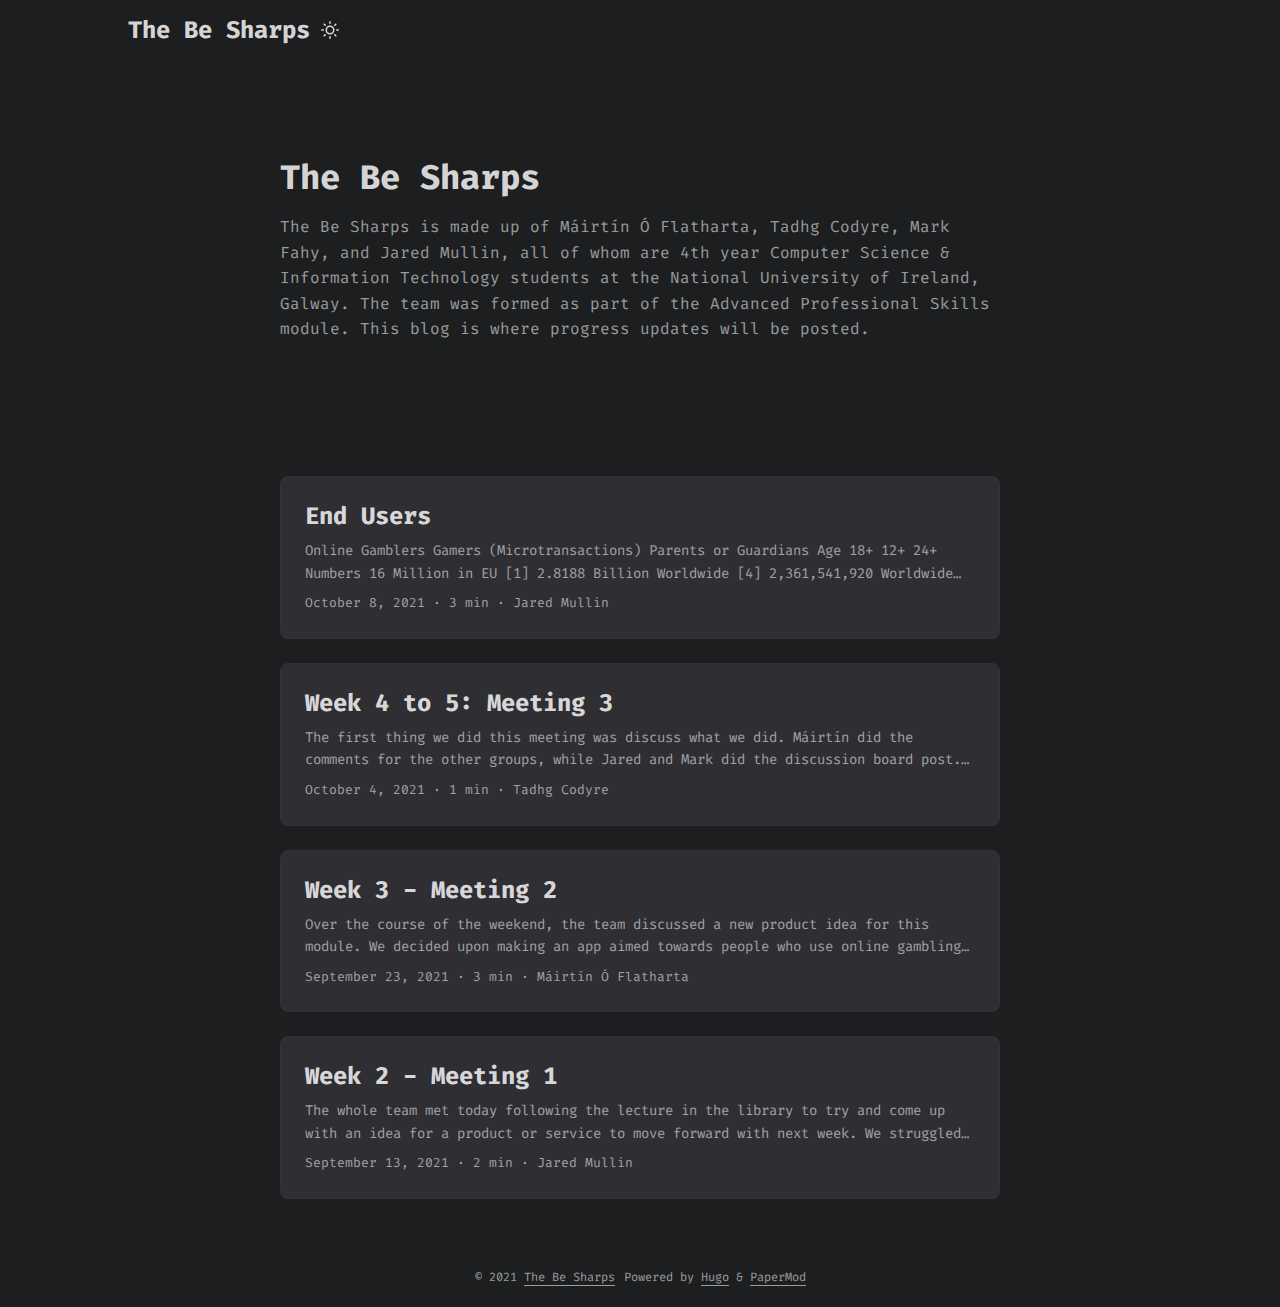
<file: index.html>
<!doctype html><html lang=en dir=auto>
<head><meta charset=utf-8>
<meta http-equiv=x-ua-compatible content="IE=edge">
<meta name=viewport content="width=device-width,initial-scale=1,shrink-to-fit=no">
<meta name=robots content="index, follow">
<title>The Be Sharps</title>
<meta name=description content>
<meta name=author content>
<link rel=canonical href=https://the-be-sharps.github.io/>
<link crossorigin=anonymous href=/assets/css/stylesheet.min.de2871e6a5fa8995d5e532d1cfd1d54eac6ff2d1347139f52cd62d00677fa2bc.css integrity="sha256-3ihx5qX6iZXV5TLRz9HVTqxv8tE0cTn1LNYtAGd/orw=" rel="preload stylesheet" as=style>
<link rel=icon href=https://the-be-sharps.github.io/favicon.ico>
<link rel=icon type=image/png sizes=16x16 href=https://the-be-sharps.github.io/favicon-16x16.png>
<link rel=icon type=image/png sizes=32x32 href=https://the-be-sharps.github.io/favicon-32x32.png>
<link rel=apple-touch-icon href=https://the-be-sharps.github.io/apple-touch-icon.png>
<link rel=mask-icon href=https://the-be-sharps.github.io/safari-pinned-tab.svg>
<meta name=theme-color content="#2e2e33">
<meta name=msapplication-TileColor content="#2e2e33">
<meta name=generator content="Hugo 0.88.1">
<link rel=alternate type=application/rss+xml href=https://the-be-sharps.github.io/index.xml>
<noscript>
<style>#theme-toggle,.top-link{display:none}</style>
</noscript><link rel=preconnect href=https://fonts.googleapis.com>
<link rel=preconnect href=https://fonts.gstatic.com crossorigin>
<link href="https://fonts.googleapis.com/css2?family=Fira+Code&display=swap" rel=stylesheet>
<meta property="og:title" content="The Be Sharps">
<meta property="og:description" content>
<meta property="og:type" content="website">
<meta property="og:url" content="https://the-be-sharps.github.io/"><meta property="og:site_name" content="The Be Sharps">
<meta name=twitter:card content="summary">
<meta name=twitter:title content="The Be Sharps">
<meta name=twitter:description content>
<script type=application/ld+json>{"@context":"https://schema.org","@type":"Organization","name":"The Be Sharps","url":"https://the-be-sharps.github.io/","description":"","thumbnailUrl":"https://the-be-sharps.github.io/favicon.ico","sameAs":[]}</script>
</head>
<body class="list dark" id=top>
<script>localStorage.getItem("pref-theme")==="light"&&document.body.classList.remove('dark')</script>
<header class=header>
<nav class=nav>
<div class=logo>
<a href=https://the-be-sharps.github.io/ accesskey=h title="The Be Sharps (Alt + H)">The Be Sharps</a>
<span class=logo-switches>
<button id=theme-toggle accesskey=t title="(Alt + T)"><svg id="moon" xmlns="http://www.w3.org/2000/svg" width="24" height="24" viewBox="0 0 24 24" fill="none" stroke="currentcolor" stroke-width="2" stroke-linecap="round" stroke-linejoin="round"><path d="M21 12.79A9 9 0 1111.21 3 7 7 0 0021 12.79z"/></svg><svg id="sun" xmlns="http://www.w3.org/2000/svg" width="24" height="24" viewBox="0 0 24 24" fill="none" stroke="currentcolor" stroke-width="2" stroke-linecap="round" stroke-linejoin="round"><circle cx="12" cy="12" r="5"/><line x1="12" y1="1" x2="12" y2="3"/><line x1="12" y1="21" x2="12" y2="23"/><line x1="4.22" y1="4.22" x2="5.64" y2="5.64"/><line x1="18.36" y1="18.36" x2="19.78" y2="19.78"/><line x1="1" y1="12" x2="3" y2="12"/><line x1="21" y1="12" x2="23" y2="12"/><line x1="4.22" y1="19.78" x2="5.64" y2="18.36"/><line x1="18.36" y1="5.64" x2="19.78" y2="4.22"/></svg>
</button>
</span>
</div>
<ul id=menu>
</ul>
</nav>
</header>
<main class=main>
<article class="first-entry home-info">
<header class=entry-header>
<h1>The Be Sharps</h1>
</header>
<section class=entry-content>
<p>The Be Sharps is made up of Máirtín Ó Flatharta, Tadhg Codyre, Mark Fahy, and Jared Mullin, all of whom are 4th year Computer Science & Information Technology students at the National University of Ireland, Galway. The team was formed as part of the Advanced Professional Skills module. This blog is where progress updates will be posted.</p>
</section>
<footer class=entry-footer>
<div class=social-icons>
</div>
</footer>
</article>
<article class=post-entry>
<header class=entry-header>
<h2>End Users
</h2>
</header>
<section class=entry-content>
<p>Online Gamblers Gamers (Microtransactions) Parents or Guardians Age 18+ 12+ 24+ Numbers 16 Million in EU [1] 2.8188 Billion Worldwide [4] 2,361,541,920 Worldwide [3] Spending €111 Billion in EU [1] $15 Billion Worldwide [5] 15% in the US said their child spent between $50-100 per month on mobile games Problem Gamblers 320,000 46.792 Million Worldwide[7] N/A Concern About Child’s Spending N/A N/A 66....</p>
</section>
<footer class=entry-footer>October 8, 2021&nbsp;·&nbsp;3 min&nbsp;·&nbsp;Jared Mullin</footer>
<a class=entry-link aria-label="post link to End Users" href=https://the-be-sharps.github.io/posts/end-user/></a>
</article>
<article class=post-entry>
<header class=entry-header>
<h2>Week 4 to 5: Meeting 3
</h2>
</header>
<section class=entry-content>
<p>The first thing we did this meeting was discuss what we did. Máirtín did the comments for the other groups, while Jared and Mark did the discussion board post. Tadhg was unavailable, which is why he is writing the blog post. We reviewed the comments our peers gave to us on our Blackboard post.
Here is the Market Segmentation:
End User Online Gamblers Microtransaction User Online Shopping Application Prevention of spending too much money &lt;= &lt;= Benefits Improve money management &lt;= &lt;= Problem addressed Gambling addiction Microtransaction addiction / children spending gamers Shopping addiction Market Characteristics 18+ gamers anyone Size of Market International &lt;= &lt;= Competition Gamban Microsoft/Sony Banks?...</p>
</section>
<footer class=entry-footer>October 4, 2021&nbsp;·&nbsp;1 min&nbsp;·&nbsp;Tadhg Codyre</footer>
<a class=entry-link aria-label="post link to Week 4 to 5: Meeting 3" href=https://the-be-sharps.github.io/posts/week4-5/></a>
</article>
<article class=post-entry>
<header class=entry-header>
<h2>Week 3 - Meeting 2
</h2>
</header>
<section class=entry-content>
<p>Over the course of the weekend, the team discussed a new product idea for this module. We decided upon making an app aimed towards people who use online gambling facilities i.e. Paddy Power, online Bingo etc. We also wanted to accommodate microtransactions included in video games which shared similarities with online betting websites (premium currencies, lootboxes etc). The main goal of this app is to raise the user’s awareness of the money being spent and allow them to set a spending cap for a certain time period, slowly weaning them off of these types of gambling....</p>
</section>
<footer class=entry-footer>September 23, 2021&nbsp;·&nbsp;3 min&nbsp;·&nbsp;Máirtín Ó Flatharta</footer>
<a class=entry-link aria-label="post link to Week 3 - Meeting 2" href=https://the-be-sharps.github.io/posts/week-3/></a>
</article>
<article class=post-entry>
<header class=entry-header>
<h2>Week 2 - Meeting 1
</h2>
</header>
<section class=entry-content>
<p>The whole team met today following the lecture in the library to try and come up with an idea for a product or service to move forward with next week. We struggled to come up with ideas. Our initial thoughts were to work on something related to COVID-19, but we wanted to create a product or service that would last beyond the pandemic. I mentioned that many industries are moving towards working from home, and that it seems like it will persist beyond the pandemic....</p>
</section>
<footer class=entry-footer>September 13, 2021&nbsp;·&nbsp;2 min&nbsp;·&nbsp;Jared Mullin</footer>
<a class=entry-link aria-label="post link to Week 2 - Meeting 1" href=https://the-be-sharps.github.io/posts/week-2/></a>
</article>
</main>
<footer class=footer>
<span>&copy; 2021 <a href=https://the-be-sharps.github.io/>The Be Sharps</a></span>
<span>
Powered by
<a href=https://gohugo.io/ rel="noopener noreferrer" target=_blank>Hugo</a> &
        <a href=https://git.io/hugopapermod rel=noopener target=_blank>PaperMod</a>
</span>
</footer>
<a href=#top aria-label="go to top" title="Go to Top (Alt + G)" class=top-link id=top-link accesskey=g><svg xmlns="http://www.w3.org/2000/svg" viewBox="0 0 12 6" fill="currentcolor"><path d="M12 6H0l6-6z"/></svg>
</a>
<script>let menu=document.getElementById('menu');menu.scrollLeft=localStorage.getItem("menu-scroll-position"),menu.onscroll=function(){localStorage.setItem("menu-scroll-position",menu.scrollLeft)},document.querySelectorAll('a[href^="#"]').forEach(a=>{a.addEventListener("click",function(b){b.preventDefault();var a=this.getAttribute("href").substr(1);window.matchMedia('(prefers-reduced-motion: reduce)').matches?document.querySelector(`[id='${decodeURIComponent(a)}']`).scrollIntoView():document.querySelector(`[id='${decodeURIComponent(a)}']`).scrollIntoView({behavior:"smooth"}),a==="top"?history.replaceState(null,null," "):history.pushState(null,null,`#${a}`)})})</script>
<script>var mybutton=document.getElementById("top-link");window.onscroll=function(){document.body.scrollTop>800||document.documentElement.scrollTop>800?(mybutton.style.visibility="visible",mybutton.style.opacity="1"):(mybutton.style.visibility="hidden",mybutton.style.opacity="0")}</script>
<script>document.getElementById("theme-toggle").addEventListener("click",()=>{document.body.className.includes("dark")?(document.body.classList.remove('dark'),localStorage.setItem("pref-theme",'light')):(document.body.classList.add('dark'),localStorage.setItem("pref-theme",'dark'))})</script>
</body>
</html>
</file>
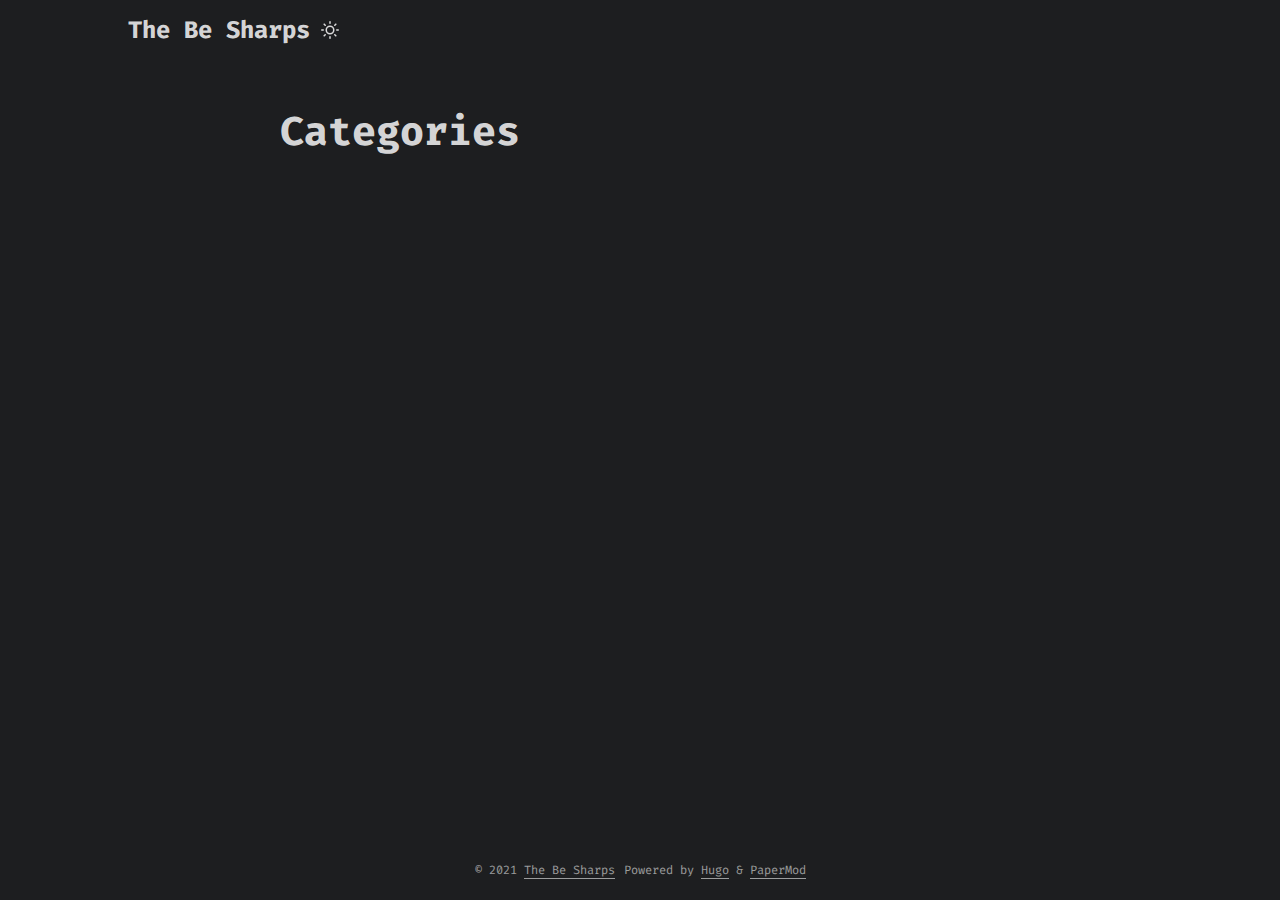
<file: categories/index.html>
<!doctype html><html lang=en dir=auto>
<head><meta charset=utf-8>
<meta http-equiv=x-ua-compatible content="IE=edge">
<meta name=viewport content="width=device-width,initial-scale=1,shrink-to-fit=no">
<meta name=robots content="index, follow">
<title>Categories | The Be Sharps</title>
<meta name=keywords content>
<meta name=description content>
<meta name=author content>
<link rel=canonical href=https://the-be-sharps.github.io/categories/>
<link crossorigin=anonymous href=/assets/css/stylesheet.min.de2871e6a5fa8995d5e532d1cfd1d54eac6ff2d1347139f52cd62d00677fa2bc.css integrity="sha256-3ihx5qX6iZXV5TLRz9HVTqxv8tE0cTn1LNYtAGd/orw=" rel="preload stylesheet" as=style>
<link rel=icon href=https://the-be-sharps.github.io/favicon.ico>
<link rel=icon type=image/png sizes=16x16 href=https://the-be-sharps.github.io/favicon-16x16.png>
<link rel=icon type=image/png sizes=32x32 href=https://the-be-sharps.github.io/favicon-32x32.png>
<link rel=apple-touch-icon href=https://the-be-sharps.github.io/apple-touch-icon.png>
<link rel=mask-icon href=https://the-be-sharps.github.io/safari-pinned-tab.svg>
<meta name=theme-color content="#2e2e33">
<meta name=msapplication-TileColor content="#2e2e33">
<meta name=generator content="Hugo 0.88.1">
<link rel=alternate type=application/rss+xml href=https://the-be-sharps.github.io/categories/index.xml>
<noscript>
<style>#theme-toggle,.top-link{display:none}</style>
</noscript><link rel=preconnect href=https://fonts.googleapis.com>
<link rel=preconnect href=https://fonts.gstatic.com crossorigin>
<link href="https://fonts.googleapis.com/css2?family=Fira+Code&display=swap" rel=stylesheet>
<meta property="og:title" content="Categories">
<meta property="og:description" content>
<meta property="og:type" content="website">
<meta property="og:url" content="https://the-be-sharps.github.io/categories/"><meta property="og:site_name" content="The Be Sharps">
<meta name=twitter:card content="summary">
<meta name=twitter:title content="Categories">
<meta name=twitter:description content>
</head>
<body class="list dark" id=top>
<script>localStorage.getItem("pref-theme")==="light"&&document.body.classList.remove('dark')</script>
<header class=header>
<nav class=nav>
<div class=logo>
<a href=https://the-be-sharps.github.io/ accesskey=h title="The Be Sharps (Alt + H)">The Be Sharps</a>
<span class=logo-switches>
<button id=theme-toggle accesskey=t title="(Alt + T)"><svg id="moon" xmlns="http://www.w3.org/2000/svg" width="24" height="24" viewBox="0 0 24 24" fill="none" stroke="currentcolor" stroke-width="2" stroke-linecap="round" stroke-linejoin="round"><path d="M21 12.79A9 9 0 1111.21 3 7 7 0 0021 12.79z"/></svg><svg id="sun" xmlns="http://www.w3.org/2000/svg" width="24" height="24" viewBox="0 0 24 24" fill="none" stroke="currentcolor" stroke-width="2" stroke-linecap="round" stroke-linejoin="round"><circle cx="12" cy="12" r="5"/><line x1="12" y1="1" x2="12" y2="3"/><line x1="12" y1="21" x2="12" y2="23"/><line x1="4.22" y1="4.22" x2="5.64" y2="5.64"/><line x1="18.36" y1="18.36" x2="19.78" y2="19.78"/><line x1="1" y1="12" x2="3" y2="12"/><line x1="21" y1="12" x2="23" y2="12"/><line x1="4.22" y1="19.78" x2="5.64" y2="18.36"/><line x1="18.36" y1="5.64" x2="19.78" y2="4.22"/></svg>
</button>
</span>
</div>
<ul id=menu>
</ul>
</nav>
</header>
<main class=main>
<header class=page-header>
<h1>Categories</h1>
</header>
<ul class=terms-tags>
</ul>
</main>
<footer class=footer>
<span>&copy; 2021 <a href=https://the-be-sharps.github.io/>The Be Sharps</a></span>
<span>
Powered by
<a href=https://gohugo.io/ rel="noopener noreferrer" target=_blank>Hugo</a> &
        <a href=https://git.io/hugopapermod rel=noopener target=_blank>PaperMod</a>
</span>
</footer>
<a href=#top aria-label="go to top" title="Go to Top (Alt + G)" class=top-link id=top-link accesskey=g><svg xmlns="http://www.w3.org/2000/svg" viewBox="0 0 12 6" fill="currentcolor"><path d="M12 6H0l6-6z"/></svg>
</a>
<script>let menu=document.getElementById('menu');menu.scrollLeft=localStorage.getItem("menu-scroll-position"),menu.onscroll=function(){localStorage.setItem("menu-scroll-position",menu.scrollLeft)},document.querySelectorAll('a[href^="#"]').forEach(a=>{a.addEventListener("click",function(b){b.preventDefault();var a=this.getAttribute("href").substr(1);window.matchMedia('(prefers-reduced-motion: reduce)').matches?document.querySelector(`[id='${decodeURIComponent(a)}']`).scrollIntoView():document.querySelector(`[id='${decodeURIComponent(a)}']`).scrollIntoView({behavior:"smooth"}),a==="top"?history.replaceState(null,null," "):history.pushState(null,null,`#${a}`)})})</script>
<script>var mybutton=document.getElementById("top-link");window.onscroll=function(){document.body.scrollTop>800||document.documentElement.scrollTop>800?(mybutton.style.visibility="visible",mybutton.style.opacity="1"):(mybutton.style.visibility="hidden",mybutton.style.opacity="0")}</script>
<script>document.getElementById("theme-toggle").addEventListener("click",()=>{document.body.className.includes("dark")?(document.body.classList.remove('dark'),localStorage.setItem("pref-theme",'light')):(document.body.classList.add('dark'),localStorage.setItem("pref-theme",'dark'))})</script>
</body>
</html>
</file>
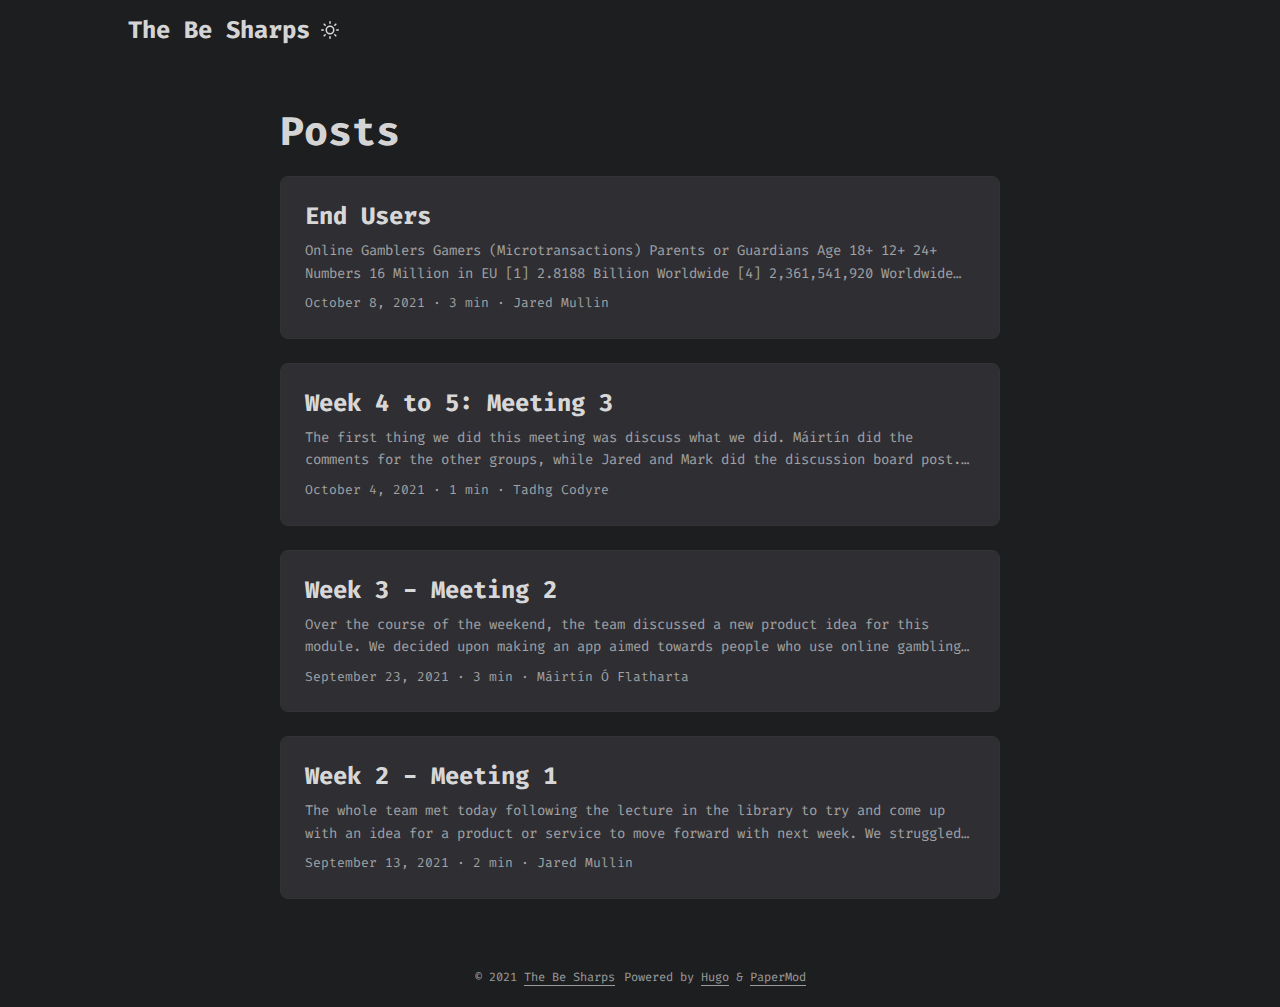
<file: posts/index.html>
<!doctype html><html lang=en dir=auto>
<head><meta charset=utf-8>
<meta http-equiv=x-ua-compatible content="IE=edge">
<meta name=viewport content="width=device-width,initial-scale=1,shrink-to-fit=no">
<meta name=robots content="index, follow">
<title>Posts | The Be Sharps</title>
<meta name=keywords content>
<meta name=description content="Posts - The Be Sharps">
<meta name=author content>
<link rel=canonical href=https://the-be-sharps.github.io/posts/>
<link crossorigin=anonymous href=/assets/css/stylesheet.min.de2871e6a5fa8995d5e532d1cfd1d54eac6ff2d1347139f52cd62d00677fa2bc.css integrity="sha256-3ihx5qX6iZXV5TLRz9HVTqxv8tE0cTn1LNYtAGd/orw=" rel="preload stylesheet" as=style>
<link rel=icon href=https://the-be-sharps.github.io/favicon.ico>
<link rel=icon type=image/png sizes=16x16 href=https://the-be-sharps.github.io/favicon-16x16.png>
<link rel=icon type=image/png sizes=32x32 href=https://the-be-sharps.github.io/favicon-32x32.png>
<link rel=apple-touch-icon href=https://the-be-sharps.github.io/apple-touch-icon.png>
<link rel=mask-icon href=https://the-be-sharps.github.io/safari-pinned-tab.svg>
<meta name=theme-color content="#2e2e33">
<meta name=msapplication-TileColor content="#2e2e33">
<meta name=generator content="Hugo 0.88.1">
<link rel=alternate type=application/rss+xml href=https://the-be-sharps.github.io/posts/index.xml>
<noscript>
<style>#theme-toggle,.top-link{display:none}</style>
</noscript><link rel=preconnect href=https://fonts.googleapis.com>
<link rel=preconnect href=https://fonts.gstatic.com crossorigin>
<link href="https://fonts.googleapis.com/css2?family=Fira+Code&display=swap" rel=stylesheet>
<meta property="og:title" content="Posts">
<meta property="og:description" content>
<meta property="og:type" content="website">
<meta property="og:url" content="https://the-be-sharps.github.io/posts/"><meta property="og:site_name" content="The Be Sharps">
<meta name=twitter:card content="summary">
<meta name=twitter:title content="Posts">
<meta name=twitter:description content>
<script type=application/ld+json>{"@context":"https://schema.org","@type":"BreadcrumbList","itemListElement":[{"@type":"ListItem","position":1,"name":"Posts","item":"https://the-be-sharps.github.io/posts/"}]}</script>
</head>
<body class="list dark" id=top>
<script>localStorage.getItem("pref-theme")==="light"&&document.body.classList.remove('dark')</script>
<header class=header>
<nav class=nav>
<div class=logo>
<a href=https://the-be-sharps.github.io/ accesskey=h title="The Be Sharps (Alt + H)">The Be Sharps</a>
<span class=logo-switches>
<button id=theme-toggle accesskey=t title="(Alt + T)"><svg id="moon" xmlns="http://www.w3.org/2000/svg" width="24" height="24" viewBox="0 0 24 24" fill="none" stroke="currentcolor" stroke-width="2" stroke-linecap="round" stroke-linejoin="round"><path d="M21 12.79A9 9 0 1111.21 3 7 7 0 0021 12.79z"/></svg><svg id="sun" xmlns="http://www.w3.org/2000/svg" width="24" height="24" viewBox="0 0 24 24" fill="none" stroke="currentcolor" stroke-width="2" stroke-linecap="round" stroke-linejoin="round"><circle cx="12" cy="12" r="5"/><line x1="12" y1="1" x2="12" y2="3"/><line x1="12" y1="21" x2="12" y2="23"/><line x1="4.22" y1="4.22" x2="5.64" y2="5.64"/><line x1="18.36" y1="18.36" x2="19.78" y2="19.78"/><line x1="1" y1="12" x2="3" y2="12"/><line x1="21" y1="12" x2="23" y2="12"/><line x1="4.22" y1="19.78" x2="5.64" y2="18.36"/><line x1="18.36" y1="5.64" x2="19.78" y2="4.22"/></svg>
</button>
</span>
</div>
<ul id=menu>
</ul>
</nav>
</header>
<main class=main>
<header class=page-header>
<h1>Posts</h1>
</header>
<article class=post-entry>
<header class=entry-header>
<h2>End Users
</h2>
</header>
<section class=entry-content>
<p>Online Gamblers Gamers (Microtransactions) Parents or Guardians Age 18+ 12+ 24+ Numbers 16 Million in EU [1] 2.8188 Billion Worldwide [4] 2,361,541,920 Worldwide [3] Spending €111 Billion in EU [1] $15 Billion Worldwide [5] 15% in the US said their child spent between $50-100 per month on mobile games Problem Gamblers 320,000 46.792 Million Worldwide[7] N/A Concern About Child’s Spending N/A N/A 66....</p>
</section>
<footer class=entry-footer>October 8, 2021&nbsp;·&nbsp;3 min&nbsp;·&nbsp;Jared Mullin</footer>
<a class=entry-link aria-label="post link to End Users" href=https://the-be-sharps.github.io/posts/end-user/></a>
</article>
<article class=post-entry>
<header class=entry-header>
<h2>Week 4 to 5: Meeting 3
</h2>
</header>
<section class=entry-content>
<p>The first thing we did this meeting was discuss what we did. Máirtín did the comments for the other groups, while Jared and Mark did the discussion board post. Tadhg was unavailable, which is why he is writing the blog post. We reviewed the comments our peers gave to us on our Blackboard post.
Here is the Market Segmentation:
End User Online Gamblers Microtransaction User Online Shopping Application Prevention of spending too much money &lt;= &lt;= Benefits Improve money management &lt;= &lt;= Problem addressed Gambling addiction Microtransaction addiction / children spending gamers Shopping addiction Market Characteristics 18+ gamers anyone Size of Market International &lt;= &lt;= Competition Gamban Microsoft/Sony Banks?...</p>
</section>
<footer class=entry-footer>October 4, 2021&nbsp;·&nbsp;1 min&nbsp;·&nbsp;Tadhg Codyre</footer>
<a class=entry-link aria-label="post link to Week 4 to 5: Meeting 3" href=https://the-be-sharps.github.io/posts/week4-5/></a>
</article>
<article class=post-entry>
<header class=entry-header>
<h2>Week 3 - Meeting 2
</h2>
</header>
<section class=entry-content>
<p>Over the course of the weekend, the team discussed a new product idea for this module. We decided upon making an app aimed towards people who use online gambling facilities i.e. Paddy Power, online Bingo etc. We also wanted to accommodate microtransactions included in video games which shared similarities with online betting websites (premium currencies, lootboxes etc). The main goal of this app is to raise the user’s awareness of the money being spent and allow them to set a spending cap for a certain time period, slowly weaning them off of these types of gambling....</p>
</section>
<footer class=entry-footer>September 23, 2021&nbsp;·&nbsp;3 min&nbsp;·&nbsp;Máirtín Ó Flatharta</footer>
<a class=entry-link aria-label="post link to Week 3 - Meeting 2" href=https://the-be-sharps.github.io/posts/week-3/></a>
</article>
<article class=post-entry>
<header class=entry-header>
<h2>Week 2 - Meeting 1
</h2>
</header>
<section class=entry-content>
<p>The whole team met today following the lecture in the library to try and come up with an idea for a product or service to move forward with next week. We struggled to come up with ideas. Our initial thoughts were to work on something related to COVID-19, but we wanted to create a product or service that would last beyond the pandemic. I mentioned that many industries are moving towards working from home, and that it seems like it will persist beyond the pandemic....</p>
</section>
<footer class=entry-footer>September 13, 2021&nbsp;·&nbsp;2 min&nbsp;·&nbsp;Jared Mullin</footer>
<a class=entry-link aria-label="post link to Week 2 - Meeting 1" href=https://the-be-sharps.github.io/posts/week-2/></a>
</article>
</main>
<footer class=footer>
<span>&copy; 2021 <a href=https://the-be-sharps.github.io/>The Be Sharps</a></span>
<span>
Powered by
<a href=https://gohugo.io/ rel="noopener noreferrer" target=_blank>Hugo</a> &
        <a href=https://git.io/hugopapermod rel=noopener target=_blank>PaperMod</a>
</span>
</footer>
<a href=#top aria-label="go to top" title="Go to Top (Alt + G)" class=top-link id=top-link accesskey=g><svg xmlns="http://www.w3.org/2000/svg" viewBox="0 0 12 6" fill="currentcolor"><path d="M12 6H0l6-6z"/></svg>
</a>
<script>let menu=document.getElementById('menu');menu.scrollLeft=localStorage.getItem("menu-scroll-position"),menu.onscroll=function(){localStorage.setItem("menu-scroll-position",menu.scrollLeft)},document.querySelectorAll('a[href^="#"]').forEach(a=>{a.addEventListener("click",function(b){b.preventDefault();var a=this.getAttribute("href").substr(1);window.matchMedia('(prefers-reduced-motion: reduce)').matches?document.querySelector(`[id='${decodeURIComponent(a)}']`).scrollIntoView():document.querySelector(`[id='${decodeURIComponent(a)}']`).scrollIntoView({behavior:"smooth"}),a==="top"?history.replaceState(null,null," "):history.pushState(null,null,`#${a}`)})})</script>
<script>var mybutton=document.getElementById("top-link");window.onscroll=function(){document.body.scrollTop>800||document.documentElement.scrollTop>800?(mybutton.style.visibility="visible",mybutton.style.opacity="1"):(mybutton.style.visibility="hidden",mybutton.style.opacity="0")}</script>
<script>document.getElementById("theme-toggle").addEventListener("click",()=>{document.body.className.includes("dark")?(document.body.classList.remove('dark'),localStorage.setItem("pref-theme",'light')):(document.body.classList.add('dark'),localStorage.setItem("pref-theme",'dark'))})</script>
</body>
</html>
</file>
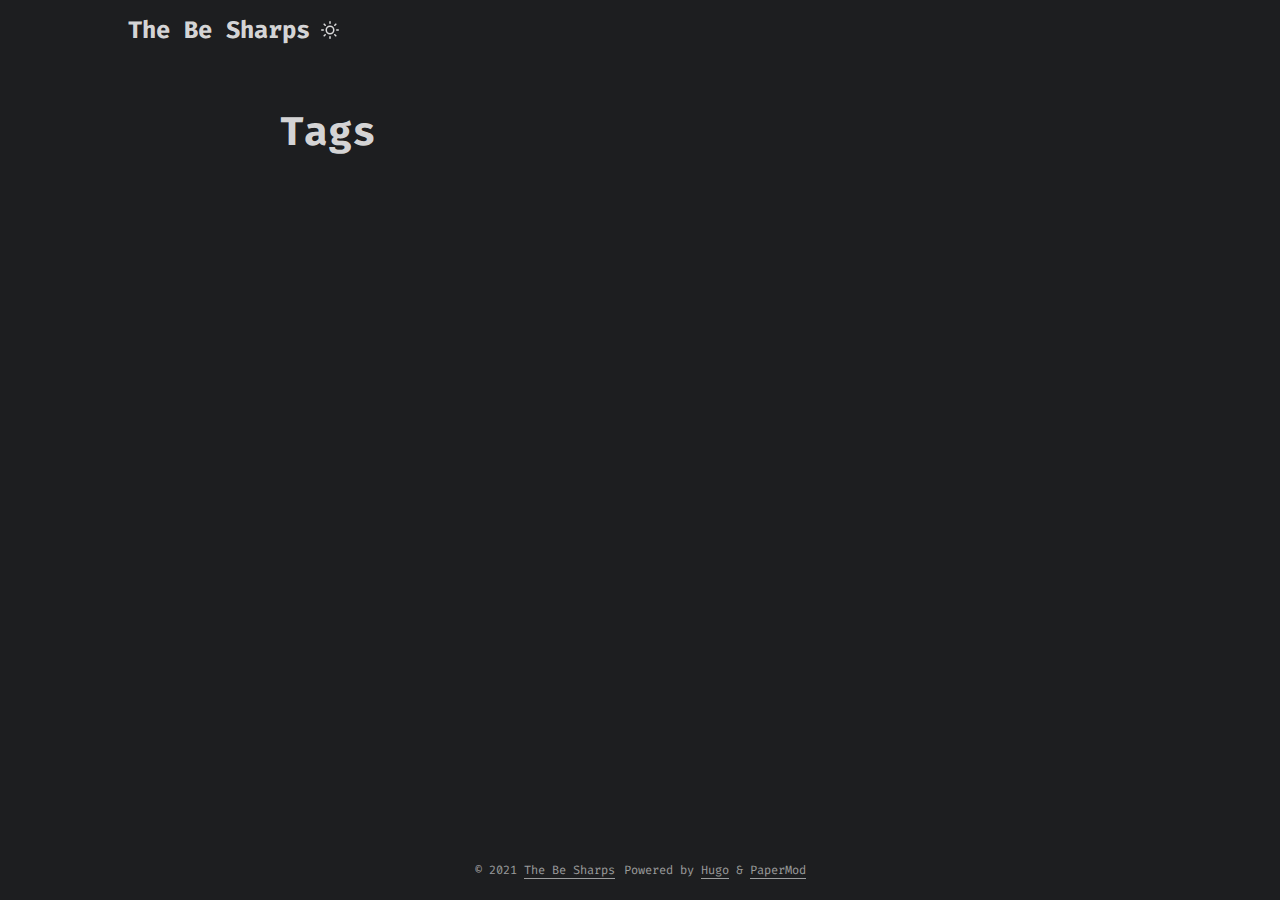
<file: tags/index.html>
<!doctype html><html lang=en dir=auto>
<head><meta charset=utf-8>
<meta http-equiv=x-ua-compatible content="IE=edge">
<meta name=viewport content="width=device-width,initial-scale=1,shrink-to-fit=no">
<meta name=robots content="index, follow">
<title>Tags | The Be Sharps</title>
<meta name=keywords content>
<meta name=description content>
<meta name=author content>
<link rel=canonical href=https://the-be-sharps.github.io/tags/>
<link crossorigin=anonymous href=/assets/css/stylesheet.min.de2871e6a5fa8995d5e532d1cfd1d54eac6ff2d1347139f52cd62d00677fa2bc.css integrity="sha256-3ihx5qX6iZXV5TLRz9HVTqxv8tE0cTn1LNYtAGd/orw=" rel="preload stylesheet" as=style>
<link rel=icon href=https://the-be-sharps.github.io/favicon.ico>
<link rel=icon type=image/png sizes=16x16 href=https://the-be-sharps.github.io/favicon-16x16.png>
<link rel=icon type=image/png sizes=32x32 href=https://the-be-sharps.github.io/favicon-32x32.png>
<link rel=apple-touch-icon href=https://the-be-sharps.github.io/apple-touch-icon.png>
<link rel=mask-icon href=https://the-be-sharps.github.io/safari-pinned-tab.svg>
<meta name=theme-color content="#2e2e33">
<meta name=msapplication-TileColor content="#2e2e33">
<meta name=generator content="Hugo 0.88.1">
<link rel=alternate type=application/rss+xml href=https://the-be-sharps.github.io/tags/index.xml>
<noscript>
<style>#theme-toggle,.top-link{display:none}</style>
</noscript><link rel=preconnect href=https://fonts.googleapis.com>
<link rel=preconnect href=https://fonts.gstatic.com crossorigin>
<link href="https://fonts.googleapis.com/css2?family=Fira+Code&display=swap" rel=stylesheet>
<meta property="og:title" content="Tags">
<meta property="og:description" content>
<meta property="og:type" content="website">
<meta property="og:url" content="https://the-be-sharps.github.io/tags/"><meta property="og:site_name" content="The Be Sharps">
<meta name=twitter:card content="summary">
<meta name=twitter:title content="Tags">
<meta name=twitter:description content>
</head>
<body class="list dark" id=top>
<script>localStorage.getItem("pref-theme")==="light"&&document.body.classList.remove('dark')</script>
<header class=header>
<nav class=nav>
<div class=logo>
<a href=https://the-be-sharps.github.io/ accesskey=h title="The Be Sharps (Alt + H)">The Be Sharps</a>
<span class=logo-switches>
<button id=theme-toggle accesskey=t title="(Alt + T)"><svg id="moon" xmlns="http://www.w3.org/2000/svg" width="24" height="24" viewBox="0 0 24 24" fill="none" stroke="currentcolor" stroke-width="2" stroke-linecap="round" stroke-linejoin="round"><path d="M21 12.79A9 9 0 1111.21 3 7 7 0 0021 12.79z"/></svg><svg id="sun" xmlns="http://www.w3.org/2000/svg" width="24" height="24" viewBox="0 0 24 24" fill="none" stroke="currentcolor" stroke-width="2" stroke-linecap="round" stroke-linejoin="round"><circle cx="12" cy="12" r="5"/><line x1="12" y1="1" x2="12" y2="3"/><line x1="12" y1="21" x2="12" y2="23"/><line x1="4.22" y1="4.22" x2="5.64" y2="5.64"/><line x1="18.36" y1="18.36" x2="19.78" y2="19.78"/><line x1="1" y1="12" x2="3" y2="12"/><line x1="21" y1="12" x2="23" y2="12"/><line x1="4.22" y1="19.78" x2="5.64" y2="18.36"/><line x1="18.36" y1="5.64" x2="19.78" y2="4.22"/></svg>
</button>
</span>
</div>
<ul id=menu>
</ul>
</nav>
</header>
<main class=main>
<header class=page-header>
<h1>Tags</h1>
</header>
<ul class=terms-tags>
</ul>
</main>
<footer class=footer>
<span>&copy; 2021 <a href=https://the-be-sharps.github.io/>The Be Sharps</a></span>
<span>
Powered by
<a href=https://gohugo.io/ rel="noopener noreferrer" target=_blank>Hugo</a> &
        <a href=https://git.io/hugopapermod rel=noopener target=_blank>PaperMod</a>
</span>
</footer>
<a href=#top aria-label="go to top" title="Go to Top (Alt + G)" class=top-link id=top-link accesskey=g><svg xmlns="http://www.w3.org/2000/svg" viewBox="0 0 12 6" fill="currentcolor"><path d="M12 6H0l6-6z"/></svg>
</a>
<script>let menu=document.getElementById('menu');menu.scrollLeft=localStorage.getItem("menu-scroll-position"),menu.onscroll=function(){localStorage.setItem("menu-scroll-position",menu.scrollLeft)},document.querySelectorAll('a[href^="#"]').forEach(a=>{a.addEventListener("click",function(b){b.preventDefault();var a=this.getAttribute("href").substr(1);window.matchMedia('(prefers-reduced-motion: reduce)').matches?document.querySelector(`[id='${decodeURIComponent(a)}']`).scrollIntoView():document.querySelector(`[id='${decodeURIComponent(a)}']`).scrollIntoView({behavior:"smooth"}),a==="top"?history.replaceState(null,null," "):history.pushState(null,null,`#${a}`)})})</script>
<script>var mybutton=document.getElementById("top-link");window.onscroll=function(){document.body.scrollTop>800||document.documentElement.scrollTop>800?(mybutton.style.visibility="visible",mybutton.style.opacity="1"):(mybutton.style.visibility="hidden",mybutton.style.opacity="0")}</script>
<script>document.getElementById("theme-toggle").addEventListener("click",()=>{document.body.className.includes("dark")?(document.body.classList.remove('dark'),localStorage.setItem("pref-theme",'light')):(document.body.classList.add('dark'),localStorage.setItem("pref-theme",'dark'))})</script>
</body>
</html>
</file>
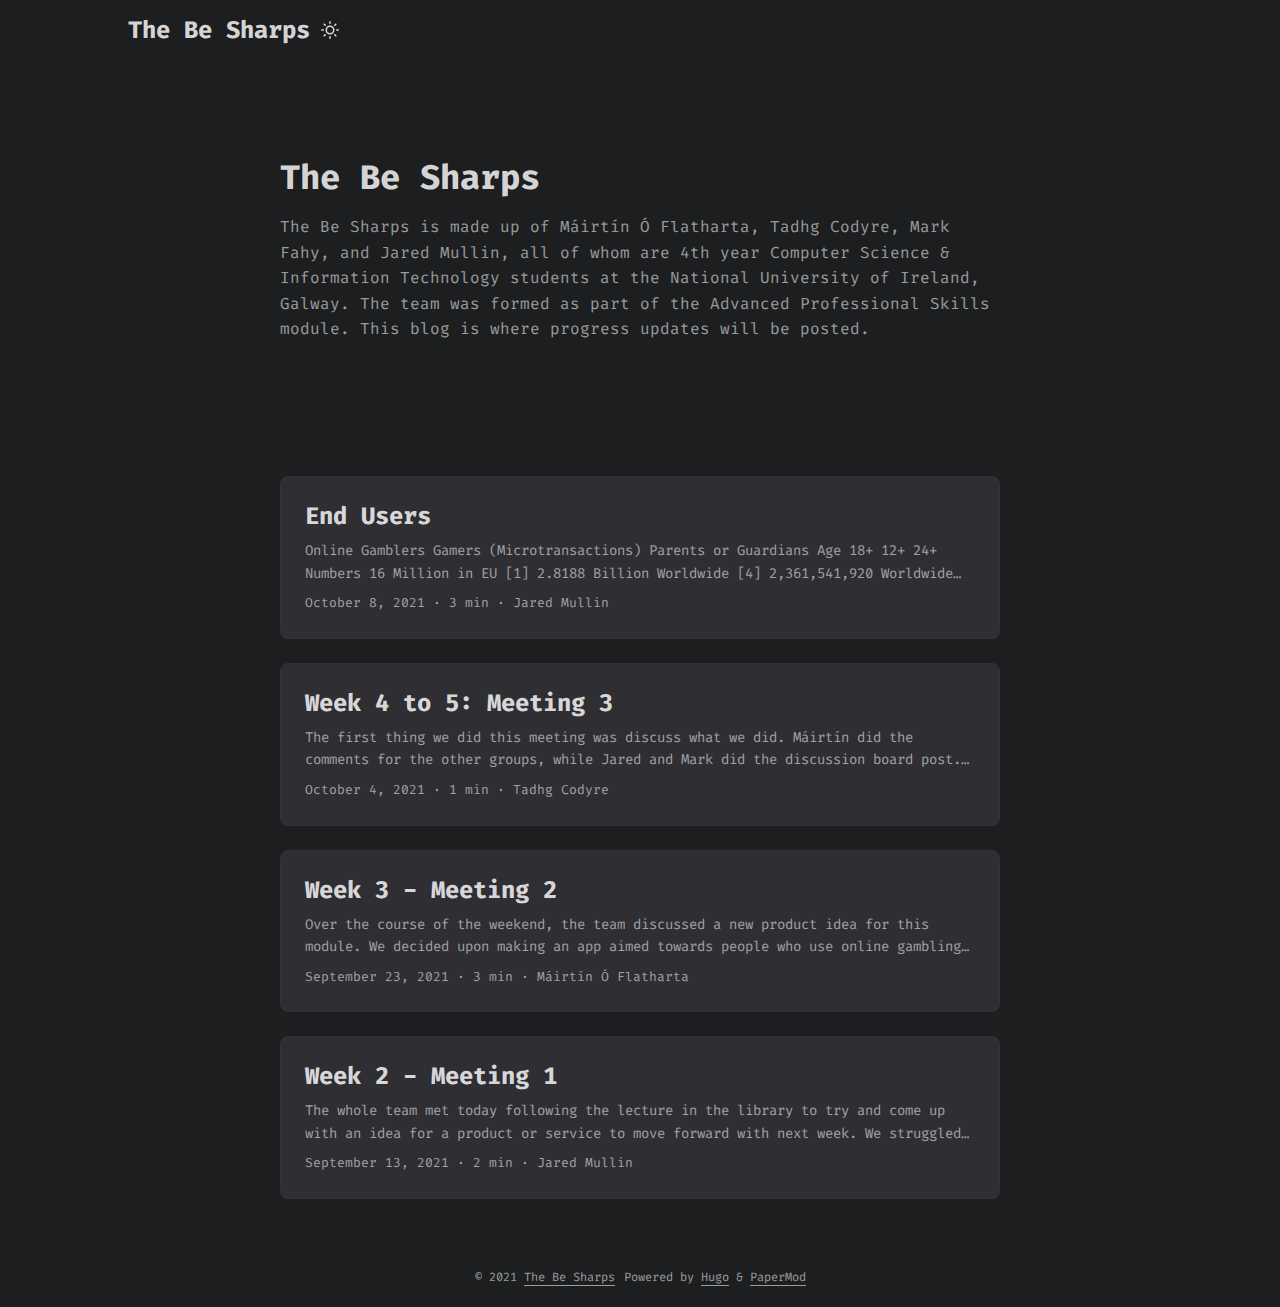
<file: page/1/index.html>
<!doctype html><html><head><title>https://the-be-sharps.github.io/</title><link rel=canonical href=https://the-be-sharps.github.io/><meta name=robots content="noindex"><meta charset=utf-8><meta http-equiv=refresh content="0; url=https://the-be-sharps.github.io/"></head></html>
</file>
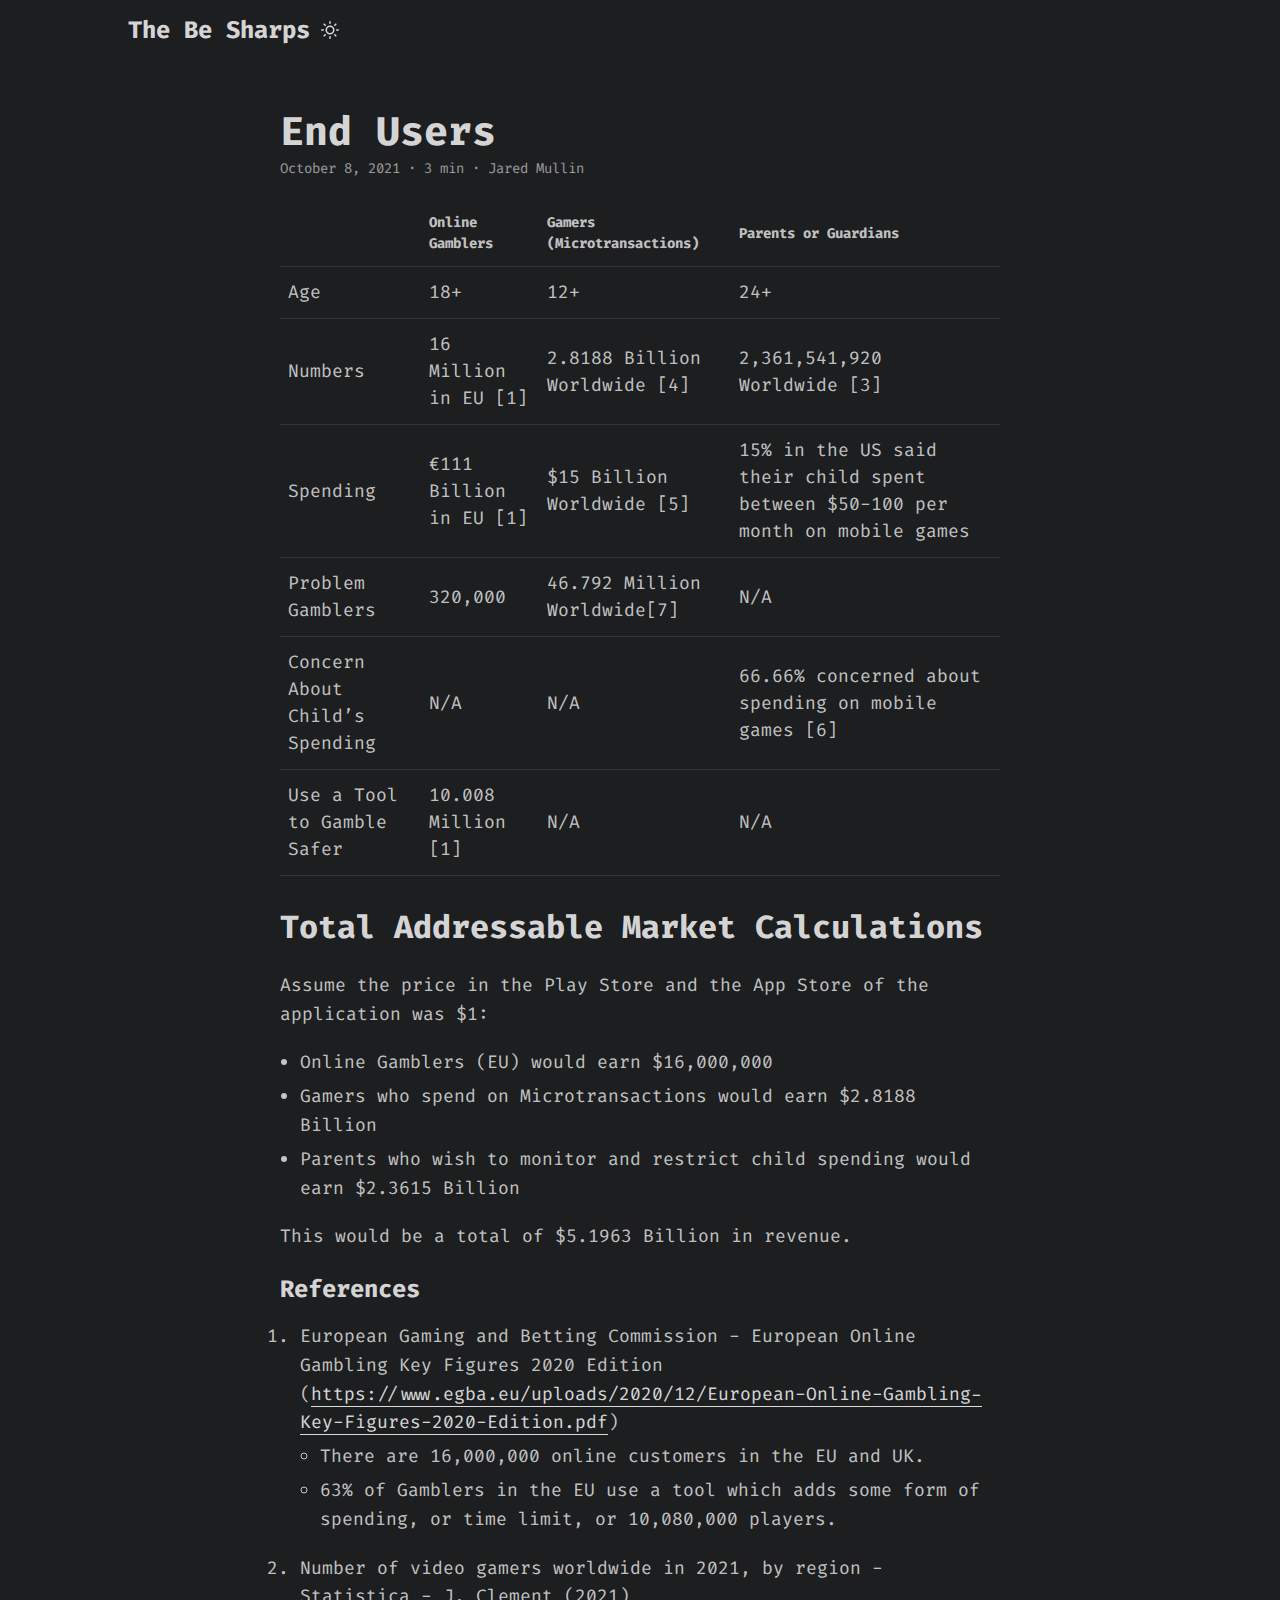
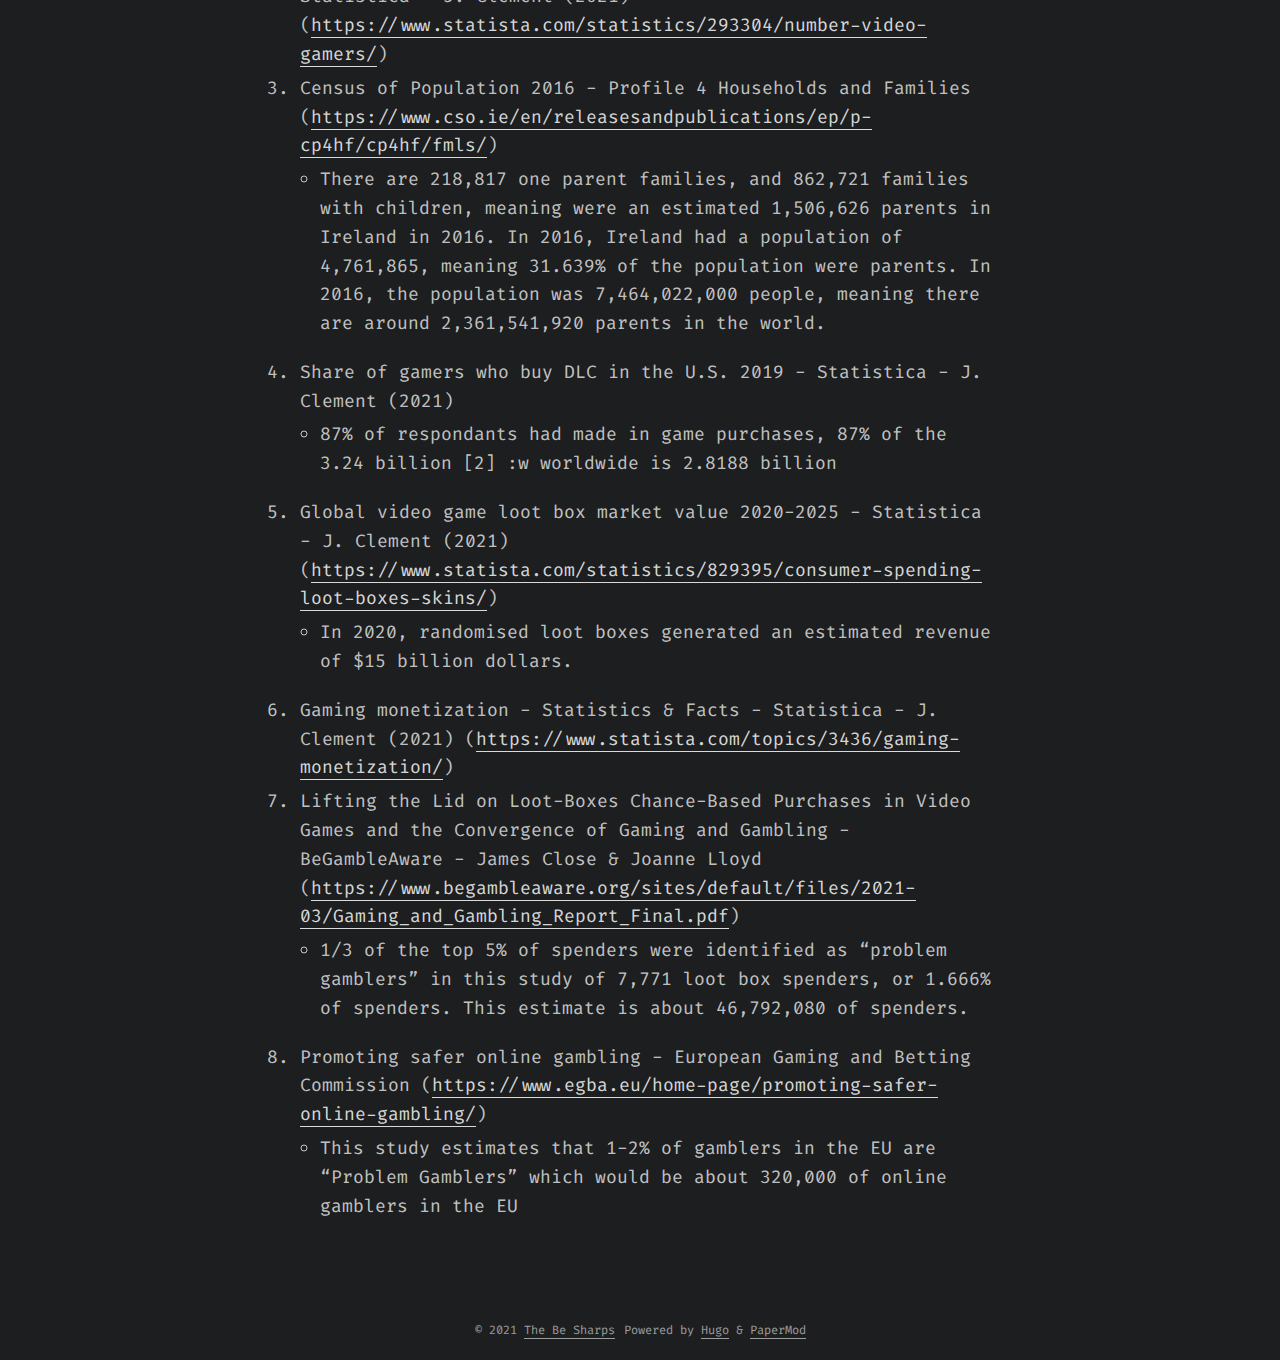
<file: posts/end-user/index.html>
<!doctype html><html lang=en dir=auto>
<head><meta charset=utf-8>
<meta http-equiv=x-ua-compatible content="IE=edge">
<meta name=viewport content="width=device-width,initial-scale=1,shrink-to-fit=no">
<meta name=robots content="index, follow">
<title>End Users | The Be Sharps</title>
<meta name=keywords content>
<meta name=description content="Online Gamblers Gamers (Microtransactions) Parents or Guardians     Age 18+ 12+ 24+   Numbers 16 Million in EU [1] 2.8188 Billion Worldwide [4] 2,361,541,920 Worldwide [3]   Spending €111 Billion in EU [1] $15 Billion Worldwide [5] 15% in the US said their child spent between $50-100 per month on mobile games   Problem Gamblers 320,000 46.792 Million Worldwide[7] N/A   Concern About Child&rsquo;s Spending N/A N/A 66.">
<meta name=author content="Jared Mullin">
<link rel=canonical href=https://the-be-sharps.github.io/posts/end-user/>
<link crossorigin=anonymous href=/assets/css/stylesheet.min.de2871e6a5fa8995d5e532d1cfd1d54eac6ff2d1347139f52cd62d00677fa2bc.css integrity="sha256-3ihx5qX6iZXV5TLRz9HVTqxv8tE0cTn1LNYtAGd/orw=" rel="preload stylesheet" as=style>
<script defer crossorigin=anonymous src=/assets/js/highlight.min.7680afc38aa6b15ddf158a4f3780b7b1f7dde7e91d26f073e6229bb7a0793c92.js integrity="sha256-doCvw4qmsV3fFYpPN4C3sffd5+kdJvBz5iKbt6B5PJI=" onload=hljs.initHighlightingOnLoad()></script>
<link rel=icon href=https://the-be-sharps.github.io/favicon.ico>
<link rel=icon type=image/png sizes=16x16 href=https://the-be-sharps.github.io/favicon-16x16.png>
<link rel=icon type=image/png sizes=32x32 href=https://the-be-sharps.github.io/favicon-32x32.png>
<link rel=apple-touch-icon href=https://the-be-sharps.github.io/apple-touch-icon.png>
<link rel=mask-icon href=https://the-be-sharps.github.io/safari-pinned-tab.svg>
<meta name=theme-color content="#2e2e33">
<meta name=msapplication-TileColor content="#2e2e33">
<meta name=generator content="Hugo 0.88.1">
<noscript>
<style>#theme-toggle,.top-link{display:none}</style>
</noscript><link rel=preconnect href=https://fonts.googleapis.com>
<link rel=preconnect href=https://fonts.gstatic.com crossorigin>
<link href="https://fonts.googleapis.com/css2?family=Fira+Code&display=swap" rel=stylesheet>
<meta property="og:title" content="End Users">
<meta property="og:description" content="Online Gamblers Gamers (Microtransactions) Parents or Guardians     Age 18+ 12+ 24+   Numbers 16 Million in EU [1] 2.8188 Billion Worldwide [4] 2,361,541,920 Worldwide [3]   Spending €111 Billion in EU [1] $15 Billion Worldwide [5] 15% in the US said their child spent between $50-100 per month on mobile games   Problem Gamblers 320,000 46.792 Million Worldwide[7] N/A   Concern About Child&rsquo;s Spending N/A N/A 66.">
<meta property="og:type" content="article">
<meta property="og:url" content="https://the-be-sharps.github.io/posts/end-user/"><meta property="article:section" content="posts">
<meta property="article:published_time" content="2021-10-08T13:45:11+01:00">
<meta property="article:modified_time" content="2021-10-08T13:45:11+01:00"><meta property="og:site_name" content="The Be Sharps">
<meta name=twitter:card content="summary">
<meta name=twitter:title content="End Users">
<meta name=twitter:description content="Online Gamblers Gamers (Microtransactions) Parents or Guardians     Age 18+ 12+ 24+   Numbers 16 Million in EU [1] 2.8188 Billion Worldwide [4] 2,361,541,920 Worldwide [3]   Spending €111 Billion in EU [1] $15 Billion Worldwide [5] 15% in the US said their child spent between $50-100 per month on mobile games   Problem Gamblers 320,000 46.792 Million Worldwide[7] N/A   Concern About Child&rsquo;s Spending N/A N/A 66.">
<script type=application/ld+json>{"@context":"https://schema.org","@type":"BreadcrumbList","itemListElement":[{"@type":"ListItem","position":1,"name":"Posts","item":"https://the-be-sharps.github.io/posts/"},{"@type":"ListItem","position":2,"name":"End Users","item":"https://the-be-sharps.github.io/posts/end-user/"}]}</script>
<script type=application/ld+json>{"@context":"https://schema.org","@type":"BlogPosting","headline":"End Users","name":"End Users","description":"Online Gamblers Gamers (Microtransactions) Parents or Guardians     Age 18+ 12+ 24+   Numbers 16 Million in EU [1] 2.8188 Billion Worldwide [4] 2,361,541,920 Worldwide [3]   Spending €111 Billion in EU [1] $15 Billion Worldwide [5] 15% in the US said their child spent between $50-100 per month on mobile games   Problem Gamblers 320,000 46.792 Million Worldwide[7] N/A   Concern About Child\u0026rsquo;s Spending N/A N/A 66.","keywords":[],"articleBody":"    Online Gamblers Gamers (Microtransactions) Parents or Guardians     Age 18+ 12+ 24+   Numbers 16 Million in EU [1] 2.8188 Billion Worldwide [4] 2,361,541,920 Worldwide [3]   Spending €111 Billion in EU [1] $15 Billion Worldwide [5] 15% in the US said their child spent between $50-100 per month on mobile games   Problem Gamblers 320,000 46.792 Million Worldwide[7] N/A   Concern About Child’s Spending N/A N/A 66.66% concerned about spending on mobile games [6]   Use a Tool to Gamble Safer 10.008 Million [1] N/A N/A    Total Addressable Market Calculations Assume the price in the Play Store and the App Store of the application was $1:\n Online Gamblers (EU) would earn $16,000,000 Gamers who spend on Microtransactions would earn $2.8188 Billion Parents who wish to monitor and restrict child spending would earn $2.3615 Billion  This would be a total of $5.1963 Billion in revenue.\nReferences  European Gaming and Betting Commission - European Online Gambling Key Figures 2020 Edition (https://www.egba.eu/uploads/2020/12/European-Online-Gambling-Key-Figures-2020-Edition.pdf)  There are 16,000,000 online customers in the EU and UK. 63% of Gamblers in the EU use a tool which adds some form of spending, or time limit, or 10,080,000 players.   Number of video gamers worldwide in 2021, by region - Statistica - J. Clement (2021) (https://www.statista.com/statistics/293304/number-video-gamers/) Census of Population 2016 - Profile 4 Households and Families (https://www.cso.ie/en/releasesandpublications/ep/p-cp4hf/cp4hf/fmls/)  There are 218,817 one parent families, and 862,721 families with children, meaning were an estimated 1,506,626 parents in Ireland in 2016. In 2016, Ireland had a population of 4,761,865, meaning 31.639% of the population were parents. In 2016, the population was 7,464,022,000 people, meaning there are around 2,361,541,920 parents in the world.   Share of gamers who buy DLC in the U.S. 2019 - Statistica - J. Clement (2021)  87% of respondants had made in game purchases, 87% of the 3.24 billion [2] :w worldwide is 2.8188 billion   Global video game loot box market value 2020-2025 - Statistica - J. Clement (2021) (https://www.statista.com/statistics/829395/consumer-spending-loot-boxes-skins/)  In 2020, randomised loot boxes generated an estimated revenue of $15 billion dollars.   Gaming monetization - Statistics \u0026 Facts - Statistica - J. Clement (2021) (https://www.statista.com/topics/3436/gaming-monetization/) Lifting the Lid on Loot-Boxes Chance-Based Purchases in Video Games and the Convergence of Gaming and Gambling - BeGambleAware - James Close \u0026 Joanne Lloyd (https://www.begambleaware.org/sites/default/files/2021-03/Gaming_and_Gambling_Report_Final.pdf)  1/3 of the top 5% of spenders were identified as “problem gamblers” in this study of 7,771 loot box spenders, or 1.666% of spenders. This estimate is about 46,792,080 of spenders.   Promoting safer online gambling - European Gaming and Betting Commission (https://www.egba.eu/home-page/promoting-safer-online-gambling/)  This study estimates that 1-2% of gamblers in the EU are “Problem Gamblers” which would be about 320,000 of online gamblers in the EU    ","wordCount":"432","inLanguage":"en","datePublished":"2021-10-08T13:45:11+01:00","dateModified":"2021-10-08T13:45:11+01:00","author":{"@type":"Person","name":"Jared Mullin"},"mainEntityOfPage":{"@type":"WebPage","@id":"https://the-be-sharps.github.io/posts/end-user/"},"publisher":{"@type":"Organization","name":"The Be Sharps","logo":{"@type":"ImageObject","url":"https://the-be-sharps.github.io/favicon.ico"}}}</script>
</head>
<body class=dark id=top>
<script>localStorage.getItem("pref-theme")==="light"&&document.body.classList.remove('dark')</script>
<header class=header>
<nav class=nav>
<div class=logo>
<a href=https://the-be-sharps.github.io/ accesskey=h title="The Be Sharps (Alt + H)">The Be Sharps</a>
<span class=logo-switches>
<button id=theme-toggle accesskey=t title="(Alt + T)"><svg id="moon" xmlns="http://www.w3.org/2000/svg" width="24" height="24" viewBox="0 0 24 24" fill="none" stroke="currentcolor" stroke-width="2" stroke-linecap="round" stroke-linejoin="round"><path d="M21 12.79A9 9 0 1111.21 3 7 7 0 0021 12.79z"/></svg><svg id="sun" xmlns="http://www.w3.org/2000/svg" width="24" height="24" viewBox="0 0 24 24" fill="none" stroke="currentcolor" stroke-width="2" stroke-linecap="round" stroke-linejoin="round"><circle cx="12" cy="12" r="5"/><line x1="12" y1="1" x2="12" y2="3"/><line x1="12" y1="21" x2="12" y2="23"/><line x1="4.22" y1="4.22" x2="5.64" y2="5.64"/><line x1="18.36" y1="18.36" x2="19.78" y2="19.78"/><line x1="1" y1="12" x2="3" y2="12"/><line x1="21" y1="12" x2="23" y2="12"/><line x1="4.22" y1="19.78" x2="5.64" y2="18.36"/><line x1="18.36" y1="5.64" x2="19.78" y2="4.22"/></svg>
</button>
</span>
</div>
<ul id=menu>
</ul>
</nav>
</header>
<main class=main>
<article class=post-single>
<header class=post-header>
<h1 class=post-title>
End Users
</h1>
<div class=post-meta>October 8, 2021&nbsp;·&nbsp;3 min&nbsp;·&nbsp;Jared Mullin
</div>
</header>
<div class=post-content><table>
<thead>
<tr>
<th></th>
<th>Online Gamblers</th>
<th>Gamers (Microtransactions)</th>
<th>Parents or Guardians</th>
</tr>
</thead>
<tbody>
<tr>
<td>Age</td>
<td>18+</td>
<td>12+</td>
<td>24+</td>
</tr>
<tr>
<td>Numbers</td>
<td>16 Million in EU [1]</td>
<td>2.8188 Billion Worldwide [4]</td>
<td>2,361,541,920 Worldwide [3]</td>
</tr>
<tr>
<td>Spending</td>
<td>€111 Billion in EU [1]</td>
<td>$15 Billion Worldwide [5]</td>
<td>15% in the US said their child spent between $50-100 per month on mobile games</td>
</tr>
<tr>
<td>Problem Gamblers</td>
<td>320,000</td>
<td>46.792 Million Worldwide[7]</td>
<td>N/A</td>
</tr>
<tr>
<td>Concern About Child&rsquo;s Spending</td>
<td>N/A</td>
<td>N/A</td>
<td>66.66% concerned about spending on mobile games [6]</td>
</tr>
<tr>
<td>Use a Tool to Gamble Safer</td>
<td>10.008 Million [1]</td>
<td>N/A</td>
<td>N/A</td>
</tr>
</tbody>
</table>
<h2 id=total-addressable-market-calculations>Total Addressable Market Calculations<a hidden class=anchor aria-hidden=true href=#total-addressable-market-calculations>#</a></h2>
<p>Assume the price in the Play Store and the App Store of the application was $1:</p>
<ul>
<li>Online Gamblers (EU) would earn $16,000,000</li>
<li>Gamers who spend on Microtransactions would earn $2.8188 Billion</li>
<li>Parents who wish to monitor and restrict child spending would earn $2.3615 Billion</li>
</ul>
<p>This would be a total of $5.1963 Billion in revenue.</p>
<h3 id=references>References<a hidden class=anchor aria-hidden=true href=#references>#</a></h3>
<ol>
<li>European Gaming and Betting Commission - European Online Gambling Key Figures 2020 Edition (<a href=https://www.egba.eu/uploads/2020/12/European-Online-Gambling-Key-Figures-2020-Edition.pdf>https://www.egba.eu/uploads/2020/12/European-Online-Gambling-Key-Figures-2020-Edition.pdf</a>)
<ul>
<li>There are 16,000,000 online customers in the EU and UK.</li>
<li>63% of Gamblers in the EU use a tool which adds some form of spending, or time limit, or 10,080,000 players.</li>
</ul>
</li>
<li>Number of video gamers worldwide in 2021, by region - Statistica - J. Clement (2021)
(<a href=https://www.statista.com/statistics/293304/number-video-gamers/>https://www.statista.com/statistics/293304/number-video-gamers/</a>)</li>
<li>Census of Population 2016 - Profile 4 Households and Families (<a href=https://www.cso.ie/en/releasesandpublications/ep/p-cp4hf/cp4hf/fmls/>https://www.cso.ie/en/releasesandpublications/ep/p-cp4hf/cp4hf/fmls/</a>)
<ul>
<li>There are 218,817 one parent families, and 862,721 families with children, meaning were an estimated 1,506,626 parents in Ireland in 2016. In 2016, Ireland had a population of 4,761,865, meaning 31.639% of the population were parents. In 2016, the population was 7,464,022,000 people, meaning there are around 2,361,541,920 parents in the world.</li>
</ul>
</li>
<li>Share of gamers who buy DLC in the U.S. 2019 - Statistica - J. Clement (2021)
<ul>
<li>87% of respondants had made in game purchases, 87% of the 3.24 billion [2] :w worldwide is 2.8188 billion</li>
</ul>
</li>
<li>Global video game loot box market value 2020-2025 - Statistica - J. Clement (2021)
(<a href=https://www.statista.com/statistics/829395/consumer-spending-loot-boxes-skins/>https://www.statista.com/statistics/829395/consumer-spending-loot-boxes-skins/</a>)
<ul>
<li>In 2020, randomised loot boxes generated an estimated revenue of $15 billion dollars.</li>
</ul>
</li>
<li>Gaming monetization - Statistics & Facts - Statistica - J. Clement (2021)
(<a href=https://www.statista.com/topics/3436/gaming-monetization/>https://www.statista.com/topics/3436/gaming-monetization/</a>)</li>
<li>Lifting the Lid on Loot-Boxes Chance-Based Purchases in Video Games and the Convergence of Gaming and Gambling - BeGambleAware - James Close & Joanne Lloyd
(<a href=https://www.begambleaware.org/sites/default/files/2021-03/Gaming_and_Gambling_Report_Final.pdf>https://www.begambleaware.org/sites/default/files/2021-03/Gaming_and_Gambling_Report_Final.pdf</a>)
<ul>
<li>1/3 of the top 5% of spenders were identified as “problem gamblers” in this study of 7,771 loot box spenders, or 1.666% of spenders. This estimate is about 46,792,080 of spenders.</li>
</ul>
</li>
<li>Promoting safer online gambling - European Gaming and Betting Commission
(<a href=https://www.egba.eu/home-page/promoting-safer-online-gambling/>https://www.egba.eu/home-page/promoting-safer-online-gambling/</a>)
<ul>
<li>This study estimates that 1-2% of gamblers in the EU are “Problem Gamblers” which would be about 320,000 of online gamblers in the EU</li>
</ul>
</li>
</ol>
</div>
<footer class=post-footer>
</footer>
</article>
</main>
<footer class=footer>
<span>&copy; 2021 <a href=https://the-be-sharps.github.io/>The Be Sharps</a></span>
<span>
Powered by
<a href=https://gohugo.io/ rel="noopener noreferrer" target=_blank>Hugo</a> &
        <a href=https://git.io/hugopapermod rel=noopener target=_blank>PaperMod</a>
</span>
</footer>
<a href=#top aria-label="go to top" title="Go to Top (Alt + G)" class=top-link id=top-link accesskey=g><svg xmlns="http://www.w3.org/2000/svg" viewBox="0 0 12 6" fill="currentcolor"><path d="M12 6H0l6-6z"/></svg>
</a>
<script>let menu=document.getElementById('menu');menu.scrollLeft=localStorage.getItem("menu-scroll-position"),menu.onscroll=function(){localStorage.setItem("menu-scroll-position",menu.scrollLeft)},document.querySelectorAll('a[href^="#"]').forEach(a=>{a.addEventListener("click",function(b){b.preventDefault();var a=this.getAttribute("href").substr(1);window.matchMedia('(prefers-reduced-motion: reduce)').matches?document.querySelector(`[id='${decodeURIComponent(a)}']`).scrollIntoView():document.querySelector(`[id='${decodeURIComponent(a)}']`).scrollIntoView({behavior:"smooth"}),a==="top"?history.replaceState(null,null," "):history.pushState(null,null,`#${a}`)})})</script>
<script>var mybutton=document.getElementById("top-link");window.onscroll=function(){document.body.scrollTop>800||document.documentElement.scrollTop>800?(mybutton.style.visibility="visible",mybutton.style.opacity="1"):(mybutton.style.visibility="hidden",mybutton.style.opacity="0")}</script>
<script>document.getElementById("theme-toggle").addEventListener("click",()=>{document.body.className.includes("dark")?(document.body.classList.remove('dark'),localStorage.setItem("pref-theme",'light')):(document.body.classList.add('dark'),localStorage.setItem("pref-theme",'dark'))})</script>
</body>
</html>
</file>
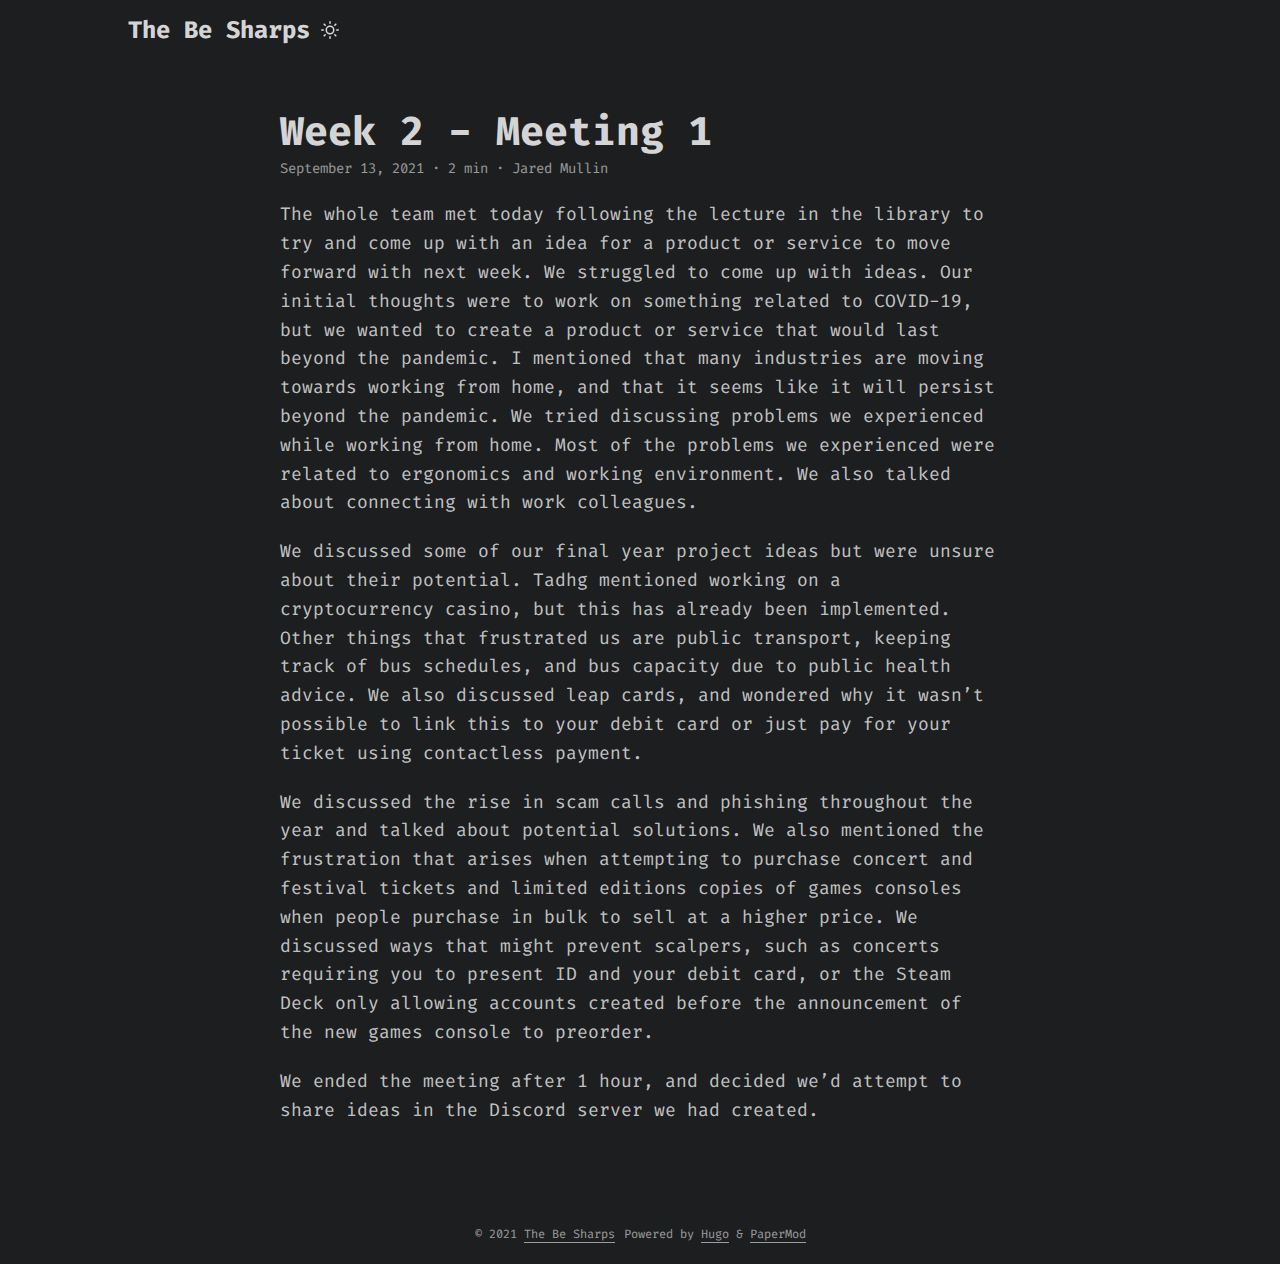
<file: posts/week-2/index.html>
<!doctype html><html lang=en dir=auto>
<head><meta charset=utf-8>
<meta http-equiv=x-ua-compatible content="IE=edge">
<meta name=viewport content="width=device-width,initial-scale=1,shrink-to-fit=no">
<meta name=robots content="index, follow">
<title>Week 2 - Meeting 1 | The Be Sharps</title>
<meta name=keywords content>
<meta name=description content="The whole team met today following the lecture in the library to try and come up with an idea for a product or service to move forward with next week. We struggled to come up with ideas. Our initial thoughts were to work on something related to COVID-19, but we wanted to create a product or service that would last beyond the pandemic. I mentioned that many industries are moving towards working from home, and that it seems like it will persist beyond the pandemic.">
<meta name=author content="Jared Mullin">
<link rel=canonical href=https://the-be-sharps.github.io/posts/week-2/>
<link crossorigin=anonymous href=/assets/css/stylesheet.min.de2871e6a5fa8995d5e532d1cfd1d54eac6ff2d1347139f52cd62d00677fa2bc.css integrity="sha256-3ihx5qX6iZXV5TLRz9HVTqxv8tE0cTn1LNYtAGd/orw=" rel="preload stylesheet" as=style>
<script defer crossorigin=anonymous src=/assets/js/highlight.min.7680afc38aa6b15ddf158a4f3780b7b1f7dde7e91d26f073e6229bb7a0793c92.js integrity="sha256-doCvw4qmsV3fFYpPN4C3sffd5+kdJvBz5iKbt6B5PJI=" onload=hljs.initHighlightingOnLoad()></script>
<link rel=icon href=https://the-be-sharps.github.io/favicon.ico>
<link rel=icon type=image/png sizes=16x16 href=https://the-be-sharps.github.io/favicon-16x16.png>
<link rel=icon type=image/png sizes=32x32 href=https://the-be-sharps.github.io/favicon-32x32.png>
<link rel=apple-touch-icon href=https://the-be-sharps.github.io/apple-touch-icon.png>
<link rel=mask-icon href=https://the-be-sharps.github.io/safari-pinned-tab.svg>
<meta name=theme-color content="#2e2e33">
<meta name=msapplication-TileColor content="#2e2e33">
<meta name=generator content="Hugo 0.88.1">
<noscript>
<style>#theme-toggle,.top-link{display:none}</style>
</noscript><link rel=preconnect href=https://fonts.googleapis.com>
<link rel=preconnect href=https://fonts.gstatic.com crossorigin>
<link href="https://fonts.googleapis.com/css2?family=Fira+Code&display=swap" rel=stylesheet>
<meta property="og:title" content="Week 2 - Meeting 1">
<meta property="og:description" content="The whole team met today following the lecture in the library to try and come up with an idea for a product or service to move forward with next week. We struggled to come up with ideas. Our initial thoughts were to work on something related to COVID-19, but we wanted to create a product or service that would last beyond the pandemic. I mentioned that many industries are moving towards working from home, and that it seems like it will persist beyond the pandemic.">
<meta property="og:type" content="article">
<meta property="og:url" content="https://the-be-sharps.github.io/posts/week-2/"><meta property="article:section" content="posts">
<meta property="article:published_time" content="2021-09-13T17:48:14+01:00">
<meta property="article:modified_time" content="2021-09-13T17:48:14+01:00"><meta property="og:site_name" content="The Be Sharps">
<meta name=twitter:card content="summary">
<meta name=twitter:title content="Week 2 - Meeting 1">
<meta name=twitter:description content="The whole team met today following the lecture in the library to try and come up with an idea for a product or service to move forward with next week. We struggled to come up with ideas. Our initial thoughts were to work on something related to COVID-19, but we wanted to create a product or service that would last beyond the pandemic. I mentioned that many industries are moving towards working from home, and that it seems like it will persist beyond the pandemic.">
<script type=application/ld+json>{"@context":"https://schema.org","@type":"BreadcrumbList","itemListElement":[{"@type":"ListItem","position":1,"name":"Posts","item":"https://the-be-sharps.github.io/posts/"},{"@type":"ListItem","position":2,"name":"Week 2 - Meeting 1","item":"https://the-be-sharps.github.io/posts/week-2/"}]}</script>
<script type=application/ld+json>{"@context":"https://schema.org","@type":"BlogPosting","headline":"Week 2 - Meeting 1","name":"Week 2 - Meeting 1","description":"The whole team met today following the lecture in the library to try and come up with an idea for a product or service to move forward with next week. We struggled to come up with ideas. Our initial thoughts were to work on something related to COVID-19, but we wanted to create a product or service that would last beyond the pandemic. I mentioned that many industries are moving towards working from home, and that it seems like it will persist beyond the pandemic.","keywords":[],"articleBody":"The whole team met today following the lecture in the library to try and come up with an idea for a product or service to move forward with next week. We struggled to come up with ideas. Our initial thoughts were to work on something related to COVID-19, but we wanted to create a product or service that would last beyond the pandemic. I mentioned that many industries are moving towards working from home, and that it seems like it will persist beyond the pandemic. We tried discussing problems we experienced while working from home. Most of the problems we experienced were related to ergonomics and working environment. We also talked about connecting with work colleagues.\nWe discussed some of our final year project ideas but were unsure about their potential. Tadhg mentioned working on a cryptocurrency casino, but this has already been implemented. Other things that frustrated us are public transport, keeping track of bus schedules, and bus capacity due to public health advice. We also discussed leap cards, and wondered why it wasn’t possible to link this to your debit card or just pay for your ticket using contactless payment.\nWe discussed the rise in scam calls and phishing throughout the year and talked about potential solutions. We also mentioned the frustration that arises when attempting to purchase concert and festival tickets and limited editions copies of games consoles when people purchase in bulk to sell at a higher price. We discussed ways that might prevent scalpers, such as concerts requiring you to present ID and your debit card, or the Steam Deck only allowing accounts created before the announcement of the new games console to preorder.\nWe ended the meeting after 1 hour, and decided we’d attempt to share ideas in the Discord server we had created.\n","wordCount":"300","inLanguage":"en","datePublished":"2021-09-13T17:48:14+01:00","dateModified":"2021-09-13T17:48:14+01:00","author":{"@type":"Person","name":"Jared Mullin"},"mainEntityOfPage":{"@type":"WebPage","@id":"https://the-be-sharps.github.io/posts/week-2/"},"publisher":{"@type":"Organization","name":"The Be Sharps","logo":{"@type":"ImageObject","url":"https://the-be-sharps.github.io/favicon.ico"}}}</script>
</head>
<body class=dark id=top>
<script>localStorage.getItem("pref-theme")==="light"&&document.body.classList.remove('dark')</script>
<header class=header>
<nav class=nav>
<div class=logo>
<a href=https://the-be-sharps.github.io/ accesskey=h title="The Be Sharps (Alt + H)">The Be Sharps</a>
<span class=logo-switches>
<button id=theme-toggle accesskey=t title="(Alt + T)"><svg id="moon" xmlns="http://www.w3.org/2000/svg" width="24" height="24" viewBox="0 0 24 24" fill="none" stroke="currentcolor" stroke-width="2" stroke-linecap="round" stroke-linejoin="round"><path d="M21 12.79A9 9 0 1111.21 3 7 7 0 0021 12.79z"/></svg><svg id="sun" xmlns="http://www.w3.org/2000/svg" width="24" height="24" viewBox="0 0 24 24" fill="none" stroke="currentcolor" stroke-width="2" stroke-linecap="round" stroke-linejoin="round"><circle cx="12" cy="12" r="5"/><line x1="12" y1="1" x2="12" y2="3"/><line x1="12" y1="21" x2="12" y2="23"/><line x1="4.22" y1="4.22" x2="5.64" y2="5.64"/><line x1="18.36" y1="18.36" x2="19.78" y2="19.78"/><line x1="1" y1="12" x2="3" y2="12"/><line x1="21" y1="12" x2="23" y2="12"/><line x1="4.22" y1="19.78" x2="5.64" y2="18.36"/><line x1="18.36" y1="5.64" x2="19.78" y2="4.22"/></svg>
</button>
</span>
</div>
<ul id=menu>
</ul>
</nav>
</header>
<main class=main>
<article class=post-single>
<header class=post-header>
<h1 class=post-title>
Week 2 - Meeting 1
</h1>
<div class=post-meta>September 13, 2021&nbsp;·&nbsp;2 min&nbsp;·&nbsp;Jared Mullin
</div>
</header>
<div class=post-content><p>The whole team met today following the lecture in the library to try and come up with an idea for a product or service to move forward with next week. We struggled to come up with ideas. Our initial thoughts were to work on something related to COVID-19, but we wanted to create a product or service that would last beyond the pandemic. I mentioned that many industries are moving towards working from home, and that it seems like it will persist beyond the pandemic. We tried discussing problems we experienced while working from home. Most of the problems we experienced were related to ergonomics and working environment. We also talked about connecting with work colleagues.</p>
<p>We discussed some of our final year project ideas but were unsure about their potential. Tadhg mentioned working on a cryptocurrency casino, but this has already been implemented. Other things that frustrated us are public transport, keeping track of bus schedules, and bus capacity due to public health advice. We also discussed leap cards, and wondered why it wasn&rsquo;t possible to link this to your debit card or just pay for your ticket using contactless payment.</p>
<p>We discussed the rise in scam calls and phishing throughout the year and talked about potential solutions. We also mentioned the frustration that arises when attempting to purchase concert and festival tickets and limited editions copies of games consoles when people purchase in bulk to sell at a higher price. We discussed ways that might prevent scalpers, such as concerts requiring you to present ID and your debit card, or the Steam Deck only allowing accounts created before the announcement of the new games console to preorder.</p>
<p>We ended the meeting after 1 hour, and decided we&rsquo;d attempt to share ideas in the Discord server we had created.</p>
</div>
<footer class=post-footer>
</footer>
</article>
</main>
<footer class=footer>
<span>&copy; 2021 <a href=https://the-be-sharps.github.io/>The Be Sharps</a></span>
<span>
Powered by
<a href=https://gohugo.io/ rel="noopener noreferrer" target=_blank>Hugo</a> &
        <a href=https://git.io/hugopapermod rel=noopener target=_blank>PaperMod</a>
</span>
</footer>
<a href=#top aria-label="go to top" title="Go to Top (Alt + G)" class=top-link id=top-link accesskey=g><svg xmlns="http://www.w3.org/2000/svg" viewBox="0 0 12 6" fill="currentcolor"><path d="M12 6H0l6-6z"/></svg>
</a>
<script>let menu=document.getElementById('menu');menu.scrollLeft=localStorage.getItem("menu-scroll-position"),menu.onscroll=function(){localStorage.setItem("menu-scroll-position",menu.scrollLeft)},document.querySelectorAll('a[href^="#"]').forEach(a=>{a.addEventListener("click",function(b){b.preventDefault();var a=this.getAttribute("href").substr(1);window.matchMedia('(prefers-reduced-motion: reduce)').matches?document.querySelector(`[id='${decodeURIComponent(a)}']`).scrollIntoView():document.querySelector(`[id='${decodeURIComponent(a)}']`).scrollIntoView({behavior:"smooth"}),a==="top"?history.replaceState(null,null," "):history.pushState(null,null,`#${a}`)})})</script>
<script>var mybutton=document.getElementById("top-link");window.onscroll=function(){document.body.scrollTop>800||document.documentElement.scrollTop>800?(mybutton.style.visibility="visible",mybutton.style.opacity="1"):(mybutton.style.visibility="hidden",mybutton.style.opacity="0")}</script>
<script>document.getElementById("theme-toggle").addEventListener("click",()=>{document.body.className.includes("dark")?(document.body.classList.remove('dark'),localStorage.setItem("pref-theme",'light')):(document.body.classList.add('dark'),localStorage.setItem("pref-theme",'dark'))})</script>
</body>
</html>
</file>
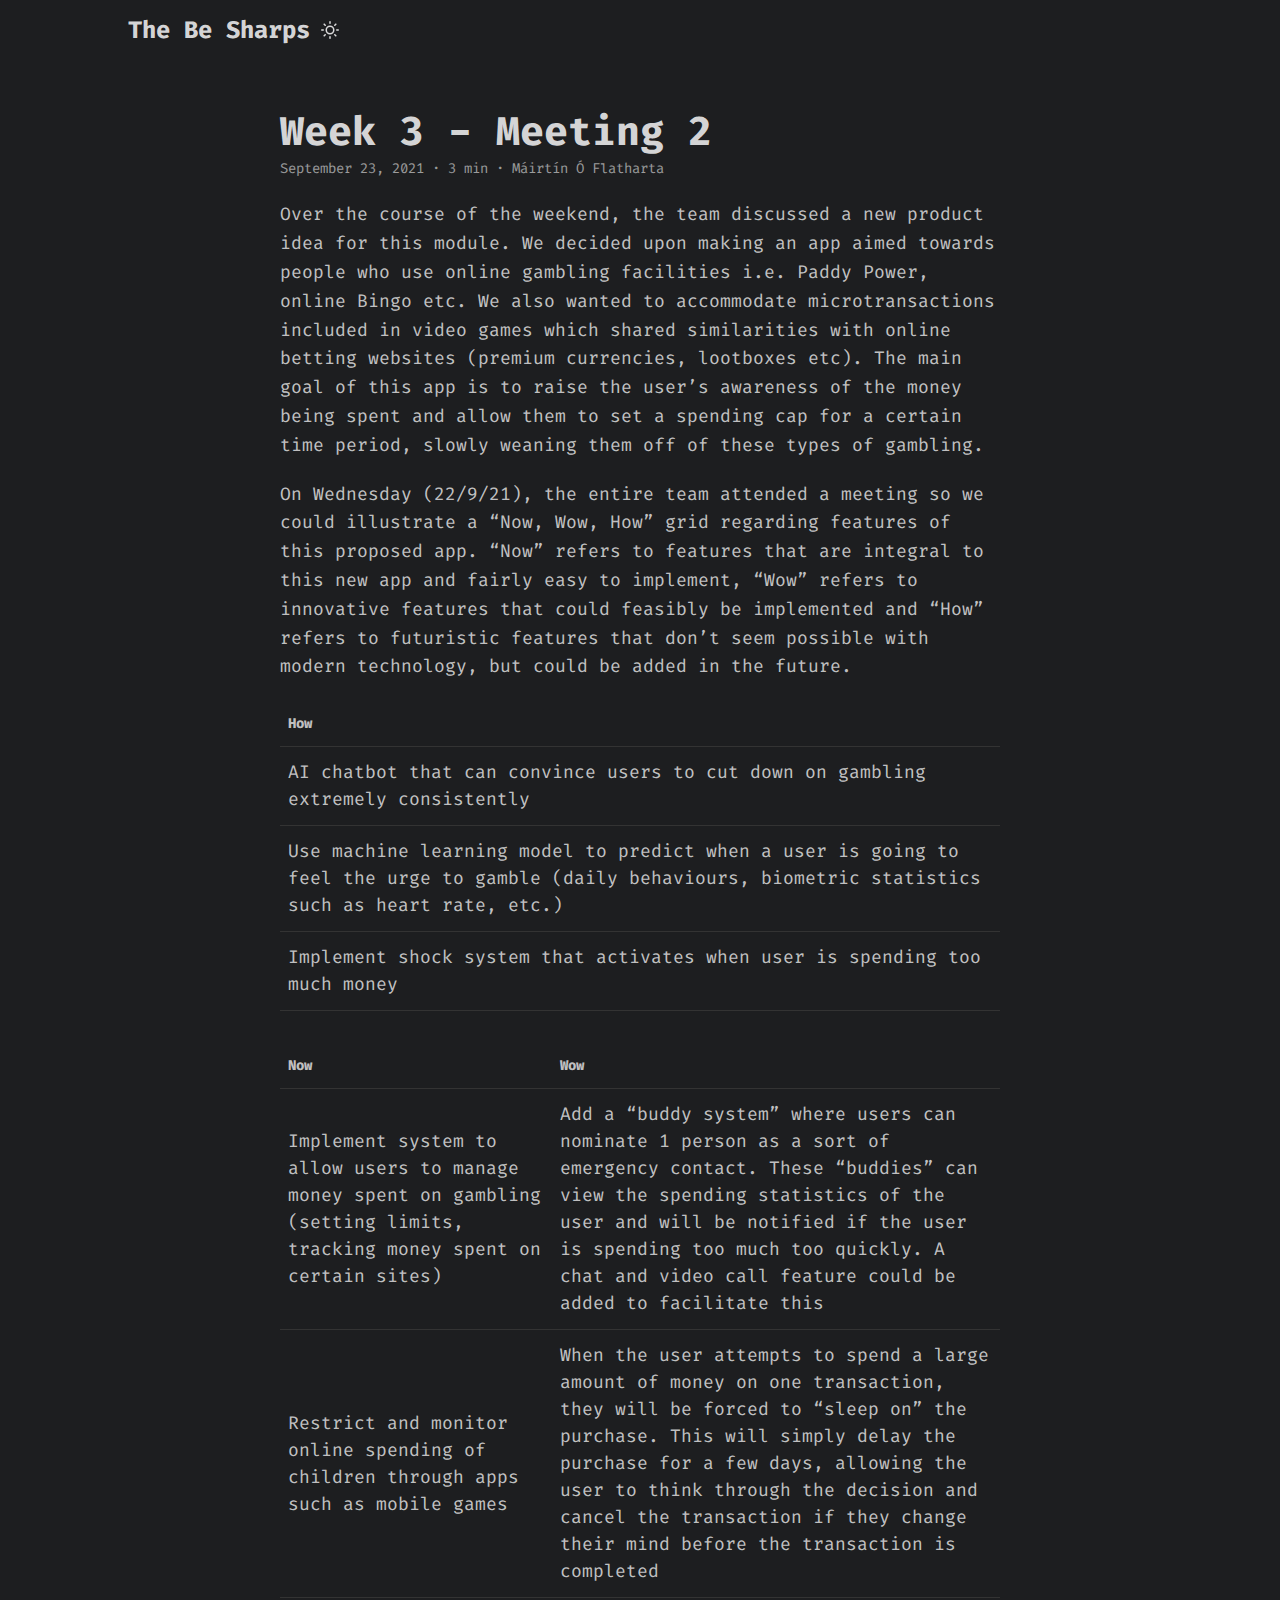
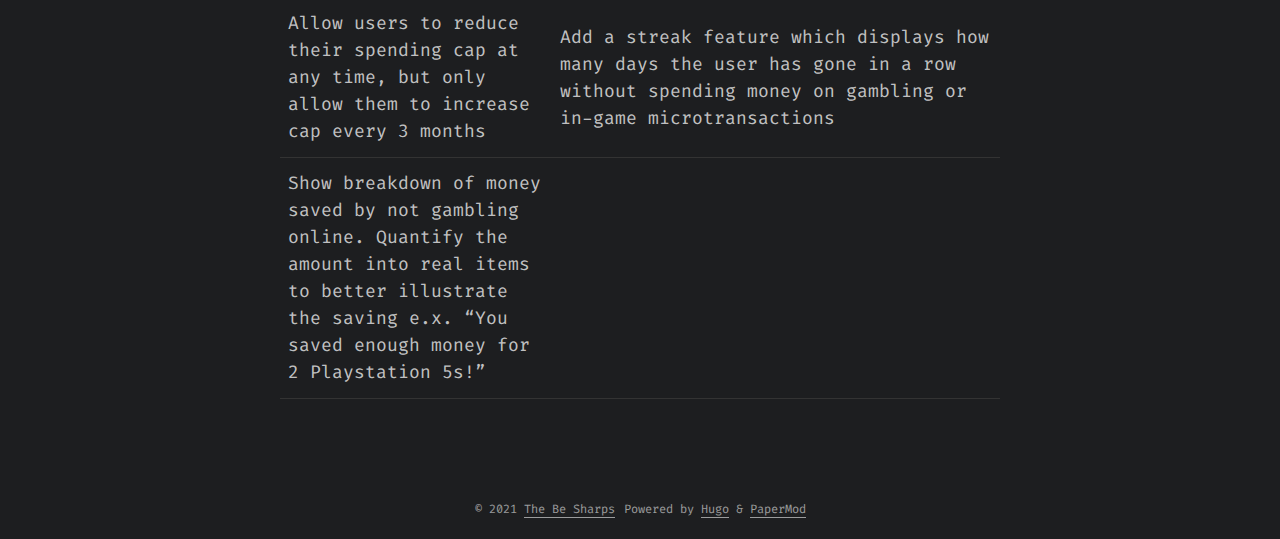
<file: posts/week-3/index.html>
<!doctype html><html lang=en dir=auto>
<head><meta charset=utf-8>
<meta http-equiv=x-ua-compatible content="IE=edge">
<meta name=viewport content="width=device-width,initial-scale=1,shrink-to-fit=no">
<meta name=robots content="index, follow">
<title>Week 3 - Meeting 2 | The Be Sharps</title>
<meta name=keywords content>
<meta name=description content="Over the course of the weekend, the team discussed a new product idea for this module. We decided upon making an app aimed towards people who use online gambling facilities i.e. Paddy Power, online Bingo etc. We also wanted to accommodate microtransactions included in video games which shared similarities with online betting websites (premium currencies, lootboxes etc). The main goal of this app is to raise the user&rsquo;s awareness of the money being spent and allow them to set a spending cap for a certain time period, slowly weaning them off of these types of gambling.">
<meta name=author content="Máirtín Ó Flatharta">
<link rel=canonical href=https://the-be-sharps.github.io/posts/week-3/>
<link crossorigin=anonymous href=/assets/css/stylesheet.min.de2871e6a5fa8995d5e532d1cfd1d54eac6ff2d1347139f52cd62d00677fa2bc.css integrity="sha256-3ihx5qX6iZXV5TLRz9HVTqxv8tE0cTn1LNYtAGd/orw=" rel="preload stylesheet" as=style>
<script defer crossorigin=anonymous src=/assets/js/highlight.min.7680afc38aa6b15ddf158a4f3780b7b1f7dde7e91d26f073e6229bb7a0793c92.js integrity="sha256-doCvw4qmsV3fFYpPN4C3sffd5+kdJvBz5iKbt6B5PJI=" onload=hljs.initHighlightingOnLoad()></script>
<link rel=icon href=https://the-be-sharps.github.io/favicon.ico>
<link rel=icon type=image/png sizes=16x16 href=https://the-be-sharps.github.io/favicon-16x16.png>
<link rel=icon type=image/png sizes=32x32 href=https://the-be-sharps.github.io/favicon-32x32.png>
<link rel=apple-touch-icon href=https://the-be-sharps.github.io/apple-touch-icon.png>
<link rel=mask-icon href=https://the-be-sharps.github.io/safari-pinned-tab.svg>
<meta name=theme-color content="#2e2e33">
<meta name=msapplication-TileColor content="#2e2e33">
<meta name=generator content="Hugo 0.88.1">
<noscript>
<style>#theme-toggle,.top-link{display:none}</style>
</noscript><link rel=preconnect href=https://fonts.googleapis.com>
<link rel=preconnect href=https://fonts.gstatic.com crossorigin>
<link href="https://fonts.googleapis.com/css2?family=Fira+Code&display=swap" rel=stylesheet>
<meta property="og:title" content="Week 3 - Meeting 2">
<meta property="og:description" content="Over the course of the weekend, the team discussed a new product idea for this module. We decided upon making an app aimed towards people who use online gambling facilities i.e. Paddy Power, online Bingo etc. We also wanted to accommodate microtransactions included in video games which shared similarities with online betting websites (premium currencies, lootboxes etc). The main goal of this app is to raise the user&rsquo;s awareness of the money being spent and allow them to set a spending cap for a certain time period, slowly weaning them off of these types of gambling.">
<meta property="og:type" content="article">
<meta property="og:url" content="https://the-be-sharps.github.io/posts/week-3/"><meta property="article:section" content="posts">
<meta property="article:published_time" content="2021-09-23T11:11:28+01:00">
<meta property="article:modified_time" content="2021-09-23T11:11:28+01:00"><meta property="og:site_name" content="The Be Sharps">
<meta name=twitter:card content="summary">
<meta name=twitter:title content="Week 3 - Meeting 2">
<meta name=twitter:description content="Over the course of the weekend, the team discussed a new product idea for this module. We decided upon making an app aimed towards people who use online gambling facilities i.e. Paddy Power, online Bingo etc. We also wanted to accommodate microtransactions included in video games which shared similarities with online betting websites (premium currencies, lootboxes etc). The main goal of this app is to raise the user&rsquo;s awareness of the money being spent and allow them to set a spending cap for a certain time period, slowly weaning them off of these types of gambling.">
<script type=application/ld+json>{"@context":"https://schema.org","@type":"BreadcrumbList","itemListElement":[{"@type":"ListItem","position":1,"name":"Posts","item":"https://the-be-sharps.github.io/posts/"},{"@type":"ListItem","position":2,"name":"Week 3 - Meeting 2","item":"https://the-be-sharps.github.io/posts/week-3/"}]}</script>
<script type=application/ld+json>{"@context":"https://schema.org","@type":"BlogPosting","headline":"Week 3 - Meeting 2","name":"Week 3 - Meeting 2","description":"Over the course of the weekend, the team discussed a new product idea for this module. We decided upon making an app aimed towards people who use online gambling facilities i.e. Paddy Power, online Bingo etc. We also wanted to accommodate microtransactions included in video games which shared similarities with online betting websites (premium currencies, lootboxes etc). The main goal of this app is to raise the user\u0026rsquo;s awareness of the money being spent and allow them to set a spending cap for a certain time period, slowly weaning them off of these types of gambling.","keywords":[],"articleBody":"Over the course of the weekend, the team discussed a new product idea for this module. We decided upon making an app aimed towards people who use online gambling facilities i.e. Paddy Power, online Bingo etc. We also wanted to accommodate microtransactions included in video games which shared similarities with online betting websites (premium currencies, lootboxes etc). The main goal of this app is to raise the user’s awareness of the money being spent and allow them to set a spending cap for a certain time period, slowly weaning them off of these types of gambling.\nOn Wednesday (22/9/21), the entire team attended a meeting so we could illustrate a “Now, Wow, How” grid regarding features of this proposed app. “Now” refers to features that are integral to this new app and fairly easy to implement, “Wow” refers to innovative features that could feasibly be implemented and “How” refers to futuristic features that don’t seem possible with modern technology, but could be added in the future.\n   How     AI chatbot that can convince users to cut down on gambling extremely consistently   Use machine learning model to predict when a user is going to feel the urge to gamble (daily behaviours, biometric statistics such as heart rate, etc.)   Implement shock system that activates when user is spending too much money       Now Wow     Implement system to allow users to manage money spent on gambling (setting limits, tracking money spent on certain sites) Add a “buddy system” where users can nominate 1 person as a sort of emergency contact. These “buddies” can view the spending statistics of the user and will be notified if the user is spending too much too quickly. A chat and video call feature could be added to facilitate this   Restrict and monitor online spending of children through apps such as mobile games When the user attempts to spend a large amount of money on one transaction, they will be forced to “sleep on” the purchase. This will simply delay the purchase for a few days, allowing the user to think through the decision and cancel the transaction if they change their mind before the transaction is completed   Allow users to reduce their spending cap at any time, but only allow them to increase cap every 3 months Add a streak feature which displays how many days the user has gone in a row without spending money on gambling or in-game microtransactions   Show breakdown of money saved by not gambling online. Quantify the amount into real items to better illustrate the saving e.x. “You saved enough money for 2 Playstation 5s!”     ","wordCount":"431","inLanguage":"en","datePublished":"2021-09-23T11:11:28+01:00","dateModified":"2021-09-23T11:11:28+01:00","author":{"@type":"Person","name":"Máirtín Ó Flatharta"},"mainEntityOfPage":{"@type":"WebPage","@id":"https://the-be-sharps.github.io/posts/week-3/"},"publisher":{"@type":"Organization","name":"The Be Sharps","logo":{"@type":"ImageObject","url":"https://the-be-sharps.github.io/favicon.ico"}}}</script>
</head>
<body class=dark id=top>
<script>localStorage.getItem("pref-theme")==="light"&&document.body.classList.remove('dark')</script>
<header class=header>
<nav class=nav>
<div class=logo>
<a href=https://the-be-sharps.github.io/ accesskey=h title="The Be Sharps (Alt + H)">The Be Sharps</a>
<span class=logo-switches>
<button id=theme-toggle accesskey=t title="(Alt + T)"><svg id="moon" xmlns="http://www.w3.org/2000/svg" width="24" height="24" viewBox="0 0 24 24" fill="none" stroke="currentcolor" stroke-width="2" stroke-linecap="round" stroke-linejoin="round"><path d="M21 12.79A9 9 0 1111.21 3 7 7 0 0021 12.79z"/></svg><svg id="sun" xmlns="http://www.w3.org/2000/svg" width="24" height="24" viewBox="0 0 24 24" fill="none" stroke="currentcolor" stroke-width="2" stroke-linecap="round" stroke-linejoin="round"><circle cx="12" cy="12" r="5"/><line x1="12" y1="1" x2="12" y2="3"/><line x1="12" y1="21" x2="12" y2="23"/><line x1="4.22" y1="4.22" x2="5.64" y2="5.64"/><line x1="18.36" y1="18.36" x2="19.78" y2="19.78"/><line x1="1" y1="12" x2="3" y2="12"/><line x1="21" y1="12" x2="23" y2="12"/><line x1="4.22" y1="19.78" x2="5.64" y2="18.36"/><line x1="18.36" y1="5.64" x2="19.78" y2="4.22"/></svg>
</button>
</span>
</div>
<ul id=menu>
</ul>
</nav>
</header>
<main class=main>
<article class=post-single>
<header class=post-header>
<h1 class=post-title>
Week 3 - Meeting 2
</h1>
<div class=post-meta>September 23, 2021&nbsp;·&nbsp;3 min&nbsp;·&nbsp;Máirtín Ó Flatharta
</div>
</header>
<div class=post-content><p>Over the course of the weekend, the team discussed a new product idea for this module. We decided upon making an app aimed towards people who use online gambling facilities i.e. Paddy Power, online Bingo etc. We also wanted to accommodate microtransactions included in video games which shared similarities with online betting websites (premium currencies, lootboxes etc). The main goal of this app is to raise the user&rsquo;s awareness of the money being spent and allow them to set a spending cap for a certain time period, slowly weaning them off of these types of gambling.</p>
<p>On Wednesday (22/9/21), the entire team attended a meeting so we could illustrate a &ldquo;Now, Wow, How&rdquo; grid regarding features of this proposed app. &ldquo;Now&rdquo; refers to features that are integral to this new app and fairly easy
to implement, &ldquo;Wow&rdquo; refers to innovative features that could feasibly be implemented and &ldquo;How&rdquo; refers to futuristic features that don&rsquo;t seem possible with modern technology, but could be added in the future.</p>
<table>
<thead>
<tr>
<th style=text-align:left>How</th>
</tr>
</thead>
<tbody>
<tr>
<td style=text-align:left>AI chatbot that can convince users to cut down on gambling extremely consistently</td>
</tr>
<tr>
<td style=text-align:left>Use machine learning model to predict when a user is going to feel the urge to gamble (daily behaviours, biometric statistics such as heart rate, etc.)</td>
</tr>
<tr>
<td style=text-align:left>Implement shock system that activates when user is spending too much money</td>
</tr>
</tbody>
</table>
<table>
<thead>
<tr>
<th style=text-align:left>Now</th>
<th style=text-align:left>Wow</th>
</tr>
</thead>
<tbody>
<tr>
<td style=text-align:left>Implement system to allow users to manage money spent on gambling (setting limits, tracking money spent on certain sites)</td>
<td style=text-align:left>Add a &ldquo;buddy system&rdquo; where users can nominate 1 person as a sort of emergency contact. These &ldquo;buddies&rdquo; can view the spending statistics of the user and will be notified if the user is spending too much too quickly. A chat and video call feature could be added to facilitate this</td>
</tr>
<tr>
<td style=text-align:left>Restrict and monitor online spending of children through apps such as mobile games</td>
<td style=text-align:left>When the user attempts to spend a large amount of money on one transaction, they will be forced to &ldquo;sleep on&rdquo; the purchase. This will simply delay the purchase for a few days, allowing the user to think through the decision and cancel the transaction if they change their mind before the transaction is completed</td>
</tr>
<tr>
<td style=text-align:left>Allow users to reduce their spending cap at any time, but only allow them to increase cap every 3 months</td>
<td style=text-align:left>Add a streak feature which displays how many days the user has gone in a row without spending money on gambling or in-game microtransactions</td>
</tr>
<tr>
<td style=text-align:left>Show breakdown of money saved by not gambling online. Quantify the amount into real items to better illustrate the saving e.x. &ldquo;You saved enough money for 2 Playstation 5s!&rdquo;</td>
<td></td>
</tr>
</tbody>
</table>
</div>
<footer class=post-footer>
</footer>
</article>
</main>
<footer class=footer>
<span>&copy; 2021 <a href=https://the-be-sharps.github.io/>The Be Sharps</a></span>
<span>
Powered by
<a href=https://gohugo.io/ rel="noopener noreferrer" target=_blank>Hugo</a> &
        <a href=https://git.io/hugopapermod rel=noopener target=_blank>PaperMod</a>
</span>
</footer>
<a href=#top aria-label="go to top" title="Go to Top (Alt + G)" class=top-link id=top-link accesskey=g><svg xmlns="http://www.w3.org/2000/svg" viewBox="0 0 12 6" fill="currentcolor"><path d="M12 6H0l6-6z"/></svg>
</a>
<script>let menu=document.getElementById('menu');menu.scrollLeft=localStorage.getItem("menu-scroll-position"),menu.onscroll=function(){localStorage.setItem("menu-scroll-position",menu.scrollLeft)},document.querySelectorAll('a[href^="#"]').forEach(a=>{a.addEventListener("click",function(b){b.preventDefault();var a=this.getAttribute("href").substr(1);window.matchMedia('(prefers-reduced-motion: reduce)').matches?document.querySelector(`[id='${decodeURIComponent(a)}']`).scrollIntoView():document.querySelector(`[id='${decodeURIComponent(a)}']`).scrollIntoView({behavior:"smooth"}),a==="top"?history.replaceState(null,null," "):history.pushState(null,null,`#${a}`)})})</script>
<script>var mybutton=document.getElementById("top-link");window.onscroll=function(){document.body.scrollTop>800||document.documentElement.scrollTop>800?(mybutton.style.visibility="visible",mybutton.style.opacity="1"):(mybutton.style.visibility="hidden",mybutton.style.opacity="0")}</script>
<script>document.getElementById("theme-toggle").addEventListener("click",()=>{document.body.className.includes("dark")?(document.body.classList.remove('dark'),localStorage.setItem("pref-theme",'light')):(document.body.classList.add('dark'),localStorage.setItem("pref-theme",'dark'))})</script>
</body>
</html>
</file>
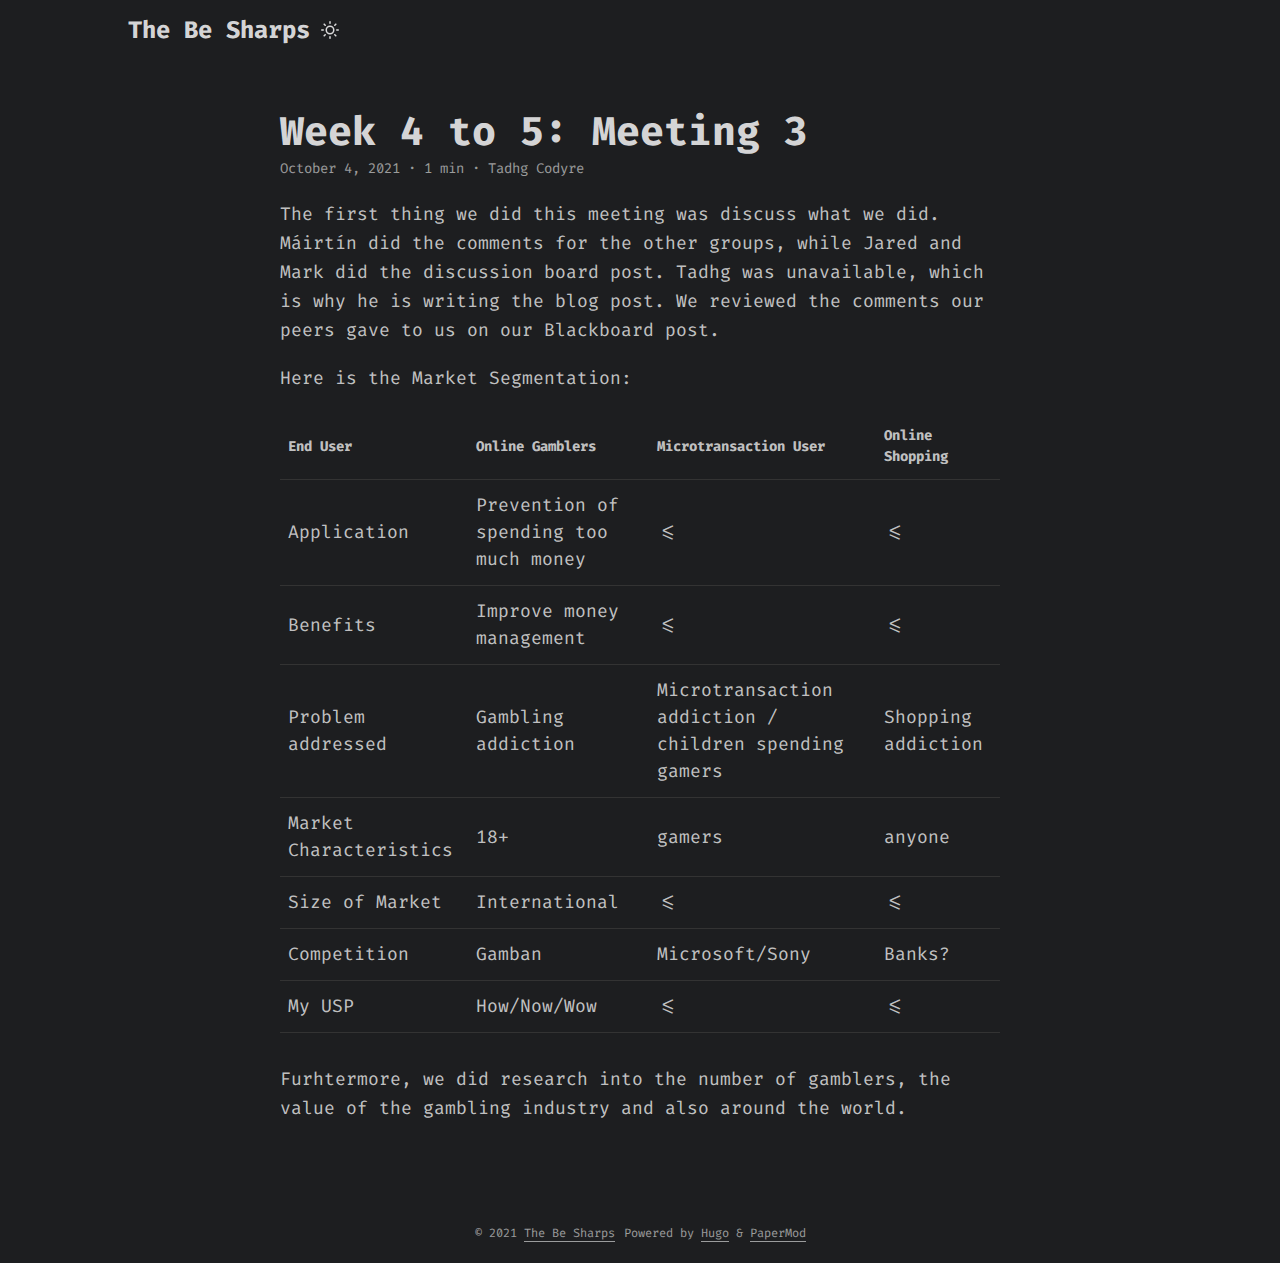
<file: posts/week4-5/index.html>
<!doctype html><html lang=en dir=auto>
<head><meta charset=utf-8>
<meta http-equiv=x-ua-compatible content="IE=edge">
<meta name=viewport content="width=device-width,initial-scale=1,shrink-to-fit=no">
<meta name=robots content="index, follow">
<title>Week 4 to 5: Meeting 3 | The Be Sharps</title>
<meta name=keywords content>
<meta name=description content="The first thing we did this meeting was discuss what we did. Máirtín did the comments for the other groups, while Jared and Mark did the discussion board post. Tadhg was unavailable, which is why he is writing the blog post. We reviewed the comments our peers gave to us on our Blackboard post.
Here is the Market Segmentation:
   End User Online Gamblers Microtransaction User Online Shopping     Application Prevention of spending too much money <= <=   Benefits Improve money management <= <=   Problem addressed Gambling addiction Microtransaction addiction / children spending gamers Shopping addiction   Market Characteristics 18+ gamers anyone   Size of Market International <= <=   Competition Gamban Microsoft/Sony Banks?">
<meta name=author content="Tadhg Codyre">
<link rel=canonical href=https://the-be-sharps.github.io/posts/week4-5/>
<link crossorigin=anonymous href=/assets/css/stylesheet.min.de2871e6a5fa8995d5e532d1cfd1d54eac6ff2d1347139f52cd62d00677fa2bc.css integrity="sha256-3ihx5qX6iZXV5TLRz9HVTqxv8tE0cTn1LNYtAGd/orw=" rel="preload stylesheet" as=style>
<script defer crossorigin=anonymous src=/assets/js/highlight.min.7680afc38aa6b15ddf158a4f3780b7b1f7dde7e91d26f073e6229bb7a0793c92.js integrity="sha256-doCvw4qmsV3fFYpPN4C3sffd5+kdJvBz5iKbt6B5PJI=" onload=hljs.initHighlightingOnLoad()></script>
<link rel=icon href=https://the-be-sharps.github.io/favicon.ico>
<link rel=icon type=image/png sizes=16x16 href=https://the-be-sharps.github.io/favicon-16x16.png>
<link rel=icon type=image/png sizes=32x32 href=https://the-be-sharps.github.io/favicon-32x32.png>
<link rel=apple-touch-icon href=https://the-be-sharps.github.io/apple-touch-icon.png>
<link rel=mask-icon href=https://the-be-sharps.github.io/safari-pinned-tab.svg>
<meta name=theme-color content="#2e2e33">
<meta name=msapplication-TileColor content="#2e2e33">
<meta name=generator content="Hugo 0.88.1">
<noscript>
<style>#theme-toggle,.top-link{display:none}</style>
</noscript><link rel=preconnect href=https://fonts.googleapis.com>
<link rel=preconnect href=https://fonts.gstatic.com crossorigin>
<link href="https://fonts.googleapis.com/css2?family=Fira+Code&display=swap" rel=stylesheet>
<meta property="og:title" content="Week 4 to 5: Meeting 3">
<meta property="og:description" content="The first thing we did this meeting was discuss what we did. Máirtín did the comments for the other groups, while Jared and Mark did the discussion board post. Tadhg was unavailable, which is why he is writing the blog post. We reviewed the comments our peers gave to us on our Blackboard post.
Here is the Market Segmentation:
   End User Online Gamblers Microtransaction User Online Shopping     Application Prevention of spending too much money <= <=   Benefits Improve money management <= <=   Problem addressed Gambling addiction Microtransaction addiction / children spending gamers Shopping addiction   Market Characteristics 18+ gamers anyone   Size of Market International <= <=   Competition Gamban Microsoft/Sony Banks?">
<meta property="og:type" content="article">
<meta property="og:url" content="https://the-be-sharps.github.io/posts/week4-5/"><meta property="article:section" content="posts">
<meta property="article:published_time" content="2021-10-04T12:23:14+01:00">
<meta property="article:modified_time" content="2021-10-04T12:23:14+01:00"><meta property="og:site_name" content="The Be Sharps">
<meta name=twitter:card content="summary">
<meta name=twitter:title content="Week 4 to 5: Meeting 3">
<meta name=twitter:description content="The first thing we did this meeting was discuss what we did. Máirtín did the comments for the other groups, while Jared and Mark did the discussion board post. Tadhg was unavailable, which is why he is writing the blog post. We reviewed the comments our peers gave to us on our Blackboard post.
Here is the Market Segmentation:
   End User Online Gamblers Microtransaction User Online Shopping     Application Prevention of spending too much money <= <=   Benefits Improve money management <= <=   Problem addressed Gambling addiction Microtransaction addiction / children spending gamers Shopping addiction   Market Characteristics 18+ gamers anyone   Size of Market International <= <=   Competition Gamban Microsoft/Sony Banks?">
<script type=application/ld+json>{"@context":"https://schema.org","@type":"BreadcrumbList","itemListElement":[{"@type":"ListItem","position":1,"name":"Posts","item":"https://the-be-sharps.github.io/posts/"},{"@type":"ListItem","position":2,"name":"Week 4 to 5: Meeting 3","item":"https://the-be-sharps.github.io/posts/week4-5/"}]}</script>
<script type=application/ld+json>{"@context":"https://schema.org","@type":"BlogPosting","headline":"Week 4 to 5: Meeting 3","name":"Week 4 to 5: Meeting 3","description":"The first thing we did this meeting was discuss what we did. Máirtín did the comments for the other groups, while Jared and Mark did the discussion board post. Tadhg was unavailable, which is why he is writing the blog post. We reviewed the comments our peers gave to us on our Blackboard post.\nHere is the Market Segmentation:\n   End User Online Gamblers Microtransaction User Online Shopping     Application Prevention of spending too much money \u0026lt;= \u0026lt;=   Benefits Improve money management \u0026lt;= \u0026lt;=   Problem addressed Gambling addiction Microtransaction addiction / children spending gamers Shopping addiction   Market Characteristics 18+ gamers anyone   Size of Market International \u0026lt;= \u0026lt;=   Competition Gamban Microsoft/Sony Banks?","keywords":[],"articleBody":"The first thing we did this meeting was discuss what we did. Máirtín did the comments for the other groups, while Jared and Mark did the discussion board post. Tadhg was unavailable, which is why he is writing the blog post. We reviewed the comments our peers gave to us on our Blackboard post.\nHere is the Market Segmentation:\n   End User Online Gamblers Microtransaction User Online Shopping     Application Prevention of spending too much money     Benefits Improve money management     Problem addressed Gambling addiction Microtransaction addiction / children spending gamers Shopping addiction   Market Characteristics 18+ gamers anyone   Size of Market International     Competition Gamban Microsoft/Sony Banks?   My USP How/Now/Wow      Furhtermore, we did research into the number of gamblers, the value of the gambling industry and also around the world.\n","wordCount":"134","inLanguage":"en","datePublished":"2021-10-04T12:23:14+01:00","dateModified":"2021-10-04T12:23:14+01:00","author":{"@type":"Person","name":"Tadhg Codyre"},"mainEntityOfPage":{"@type":"WebPage","@id":"https://the-be-sharps.github.io/posts/week4-5/"},"publisher":{"@type":"Organization","name":"The Be Sharps","logo":{"@type":"ImageObject","url":"https://the-be-sharps.github.io/favicon.ico"}}}</script>
</head>
<body class=dark id=top>
<script>localStorage.getItem("pref-theme")==="light"&&document.body.classList.remove('dark')</script>
<header class=header>
<nav class=nav>
<div class=logo>
<a href=https://the-be-sharps.github.io/ accesskey=h title="The Be Sharps (Alt + H)">The Be Sharps</a>
<span class=logo-switches>
<button id=theme-toggle accesskey=t title="(Alt + T)"><svg id="moon" xmlns="http://www.w3.org/2000/svg" width="24" height="24" viewBox="0 0 24 24" fill="none" stroke="currentcolor" stroke-width="2" stroke-linecap="round" stroke-linejoin="round"><path d="M21 12.79A9 9 0 1111.21 3 7 7 0 0021 12.79z"/></svg><svg id="sun" xmlns="http://www.w3.org/2000/svg" width="24" height="24" viewBox="0 0 24 24" fill="none" stroke="currentcolor" stroke-width="2" stroke-linecap="round" stroke-linejoin="round"><circle cx="12" cy="12" r="5"/><line x1="12" y1="1" x2="12" y2="3"/><line x1="12" y1="21" x2="12" y2="23"/><line x1="4.22" y1="4.22" x2="5.64" y2="5.64"/><line x1="18.36" y1="18.36" x2="19.78" y2="19.78"/><line x1="1" y1="12" x2="3" y2="12"/><line x1="21" y1="12" x2="23" y2="12"/><line x1="4.22" y1="19.78" x2="5.64" y2="18.36"/><line x1="18.36" y1="5.64" x2="19.78" y2="4.22"/></svg>
</button>
</span>
</div>
<ul id=menu>
</ul>
</nav>
</header>
<main class=main>
<article class=post-single>
<header class=post-header>
<h1 class=post-title>
Week 4 to 5: Meeting 3
</h1>
<div class=post-meta>October 4, 2021&nbsp;·&nbsp;1 min&nbsp;·&nbsp;Tadhg Codyre
</div>
</header>
<div class=post-content><p>The first thing we did this meeting was discuss what we did. Máirtín did the comments for the other groups, while Jared and Mark did the discussion board post. Tadhg was unavailable, which is why he is writing the blog post. We reviewed the comments our peers gave to us on our Blackboard post.</p>
<p>Here is the Market Segmentation:</p>
<table>
<thead>
<tr>
<th>End User</th>
<th>Online Gamblers</th>
<th>Microtransaction User</th>
<th>Online Shopping</th>
</tr>
</thead>
<tbody>
<tr>
<td>Application</td>
<td>Prevention of spending too much money</td>
<td>&lt;=</td>
<td>&lt;=</td>
</tr>
<tr>
<td>Benefits</td>
<td>Improve money management</td>
<td>&lt;=</td>
<td>&lt;=</td>
</tr>
<tr>
<td>Problem addressed</td>
<td>Gambling addiction</td>
<td>Microtransaction addiction / children spending gamers</td>
<td>Shopping addiction</td>
</tr>
<tr>
<td>Market Characteristics</td>
<td>18+</td>
<td>gamers</td>
<td>anyone</td>
</tr>
<tr>
<td>Size of Market</td>
<td>International</td>
<td>&lt;=</td>
<td>&lt;=</td>
</tr>
<tr>
<td>Competition</td>
<td>Gamban</td>
<td>Microsoft/Sony</td>
<td>Banks?</td>
</tr>
<tr>
<td>My USP</td>
<td>How/Now/Wow</td>
<td>&lt;=</td>
<td>&lt;=</td>
</tr>
</tbody>
</table>
<p>Furhtermore, we did research into the number of gamblers, the value of the gambling industry and also around the world.</p>
</div>
<footer class=post-footer>
</footer>
</article>
</main>
<footer class=footer>
<span>&copy; 2021 <a href=https://the-be-sharps.github.io/>The Be Sharps</a></span>
<span>
Powered by
<a href=https://gohugo.io/ rel="noopener noreferrer" target=_blank>Hugo</a> &
        <a href=https://git.io/hugopapermod rel=noopener target=_blank>PaperMod</a>
</span>
</footer>
<a href=#top aria-label="go to top" title="Go to Top (Alt + G)" class=top-link id=top-link accesskey=g><svg xmlns="http://www.w3.org/2000/svg" viewBox="0 0 12 6" fill="currentcolor"><path d="M12 6H0l6-6z"/></svg>
</a>
<script>let menu=document.getElementById('menu');menu.scrollLeft=localStorage.getItem("menu-scroll-position"),menu.onscroll=function(){localStorage.setItem("menu-scroll-position",menu.scrollLeft)},document.querySelectorAll('a[href^="#"]').forEach(a=>{a.addEventListener("click",function(b){b.preventDefault();var a=this.getAttribute("href").substr(1);window.matchMedia('(prefers-reduced-motion: reduce)').matches?document.querySelector(`[id='${decodeURIComponent(a)}']`).scrollIntoView():document.querySelector(`[id='${decodeURIComponent(a)}']`).scrollIntoView({behavior:"smooth"}),a==="top"?history.replaceState(null,null," "):history.pushState(null,null,`#${a}`)})})</script>
<script>var mybutton=document.getElementById("top-link");window.onscroll=function(){document.body.scrollTop>800||document.documentElement.scrollTop>800?(mybutton.style.visibility="visible",mybutton.style.opacity="1"):(mybutton.style.visibility="hidden",mybutton.style.opacity="0")}</script>
<script>document.getElementById("theme-toggle").addEventListener("click",()=>{document.body.className.includes("dark")?(document.body.classList.remove('dark'),localStorage.setItem("pref-theme",'light')):(document.body.classList.add('dark'),localStorage.setItem("pref-theme",'dark'))})</script>
</body>
</html>
</file>
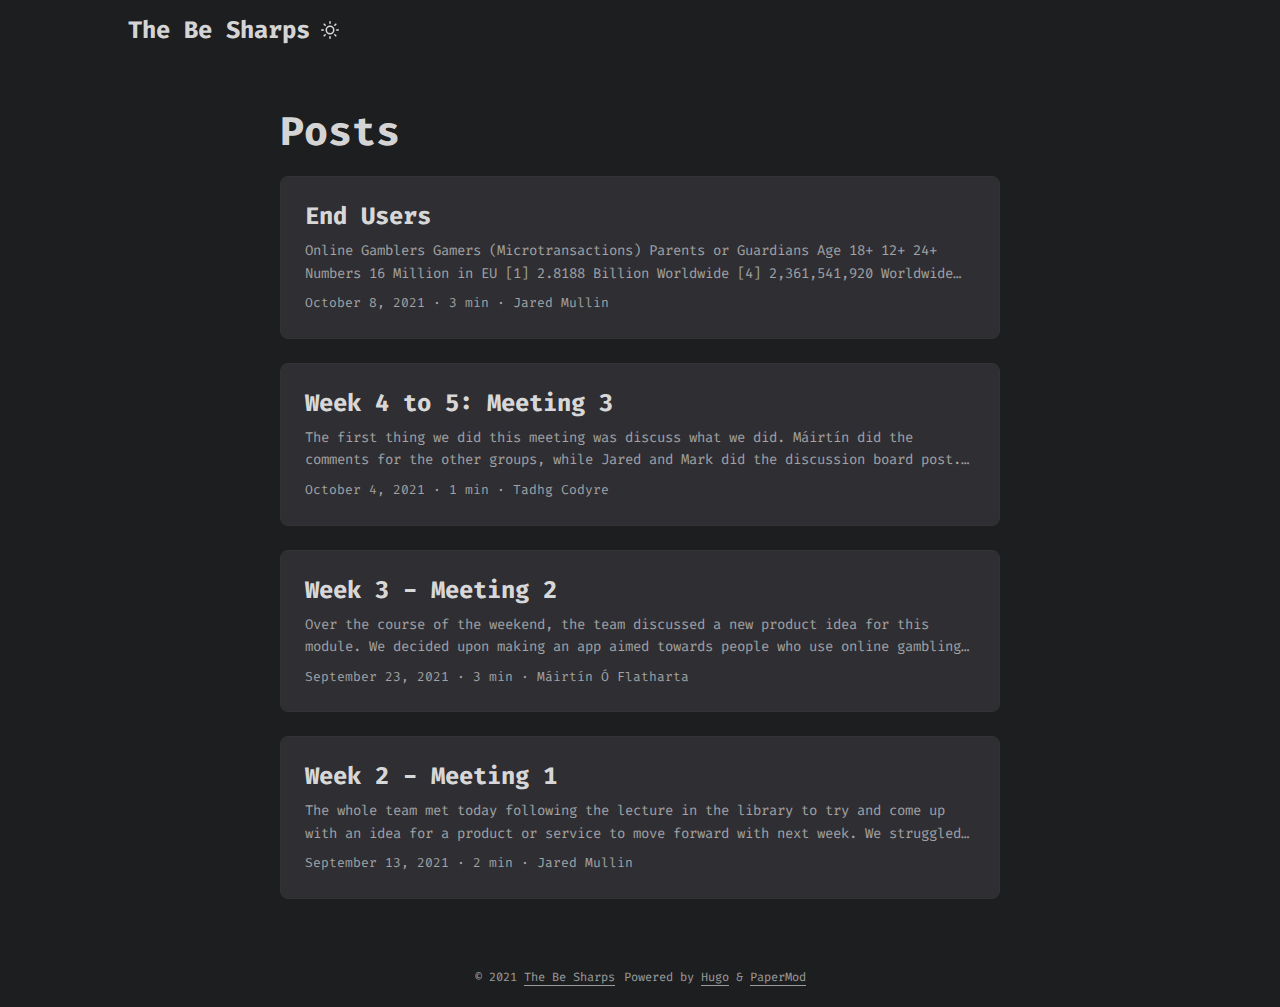
<file: posts/page/1/index.html>
<!doctype html><html><head><title>https://the-be-sharps.github.io/posts/</title><link rel=canonical href=https://the-be-sharps.github.io/posts/><meta name=robots content="noindex"><meta charset=utf-8><meta http-equiv=refresh content="0; url=https://the-be-sharps.github.io/posts/"></head></html>
</file>
